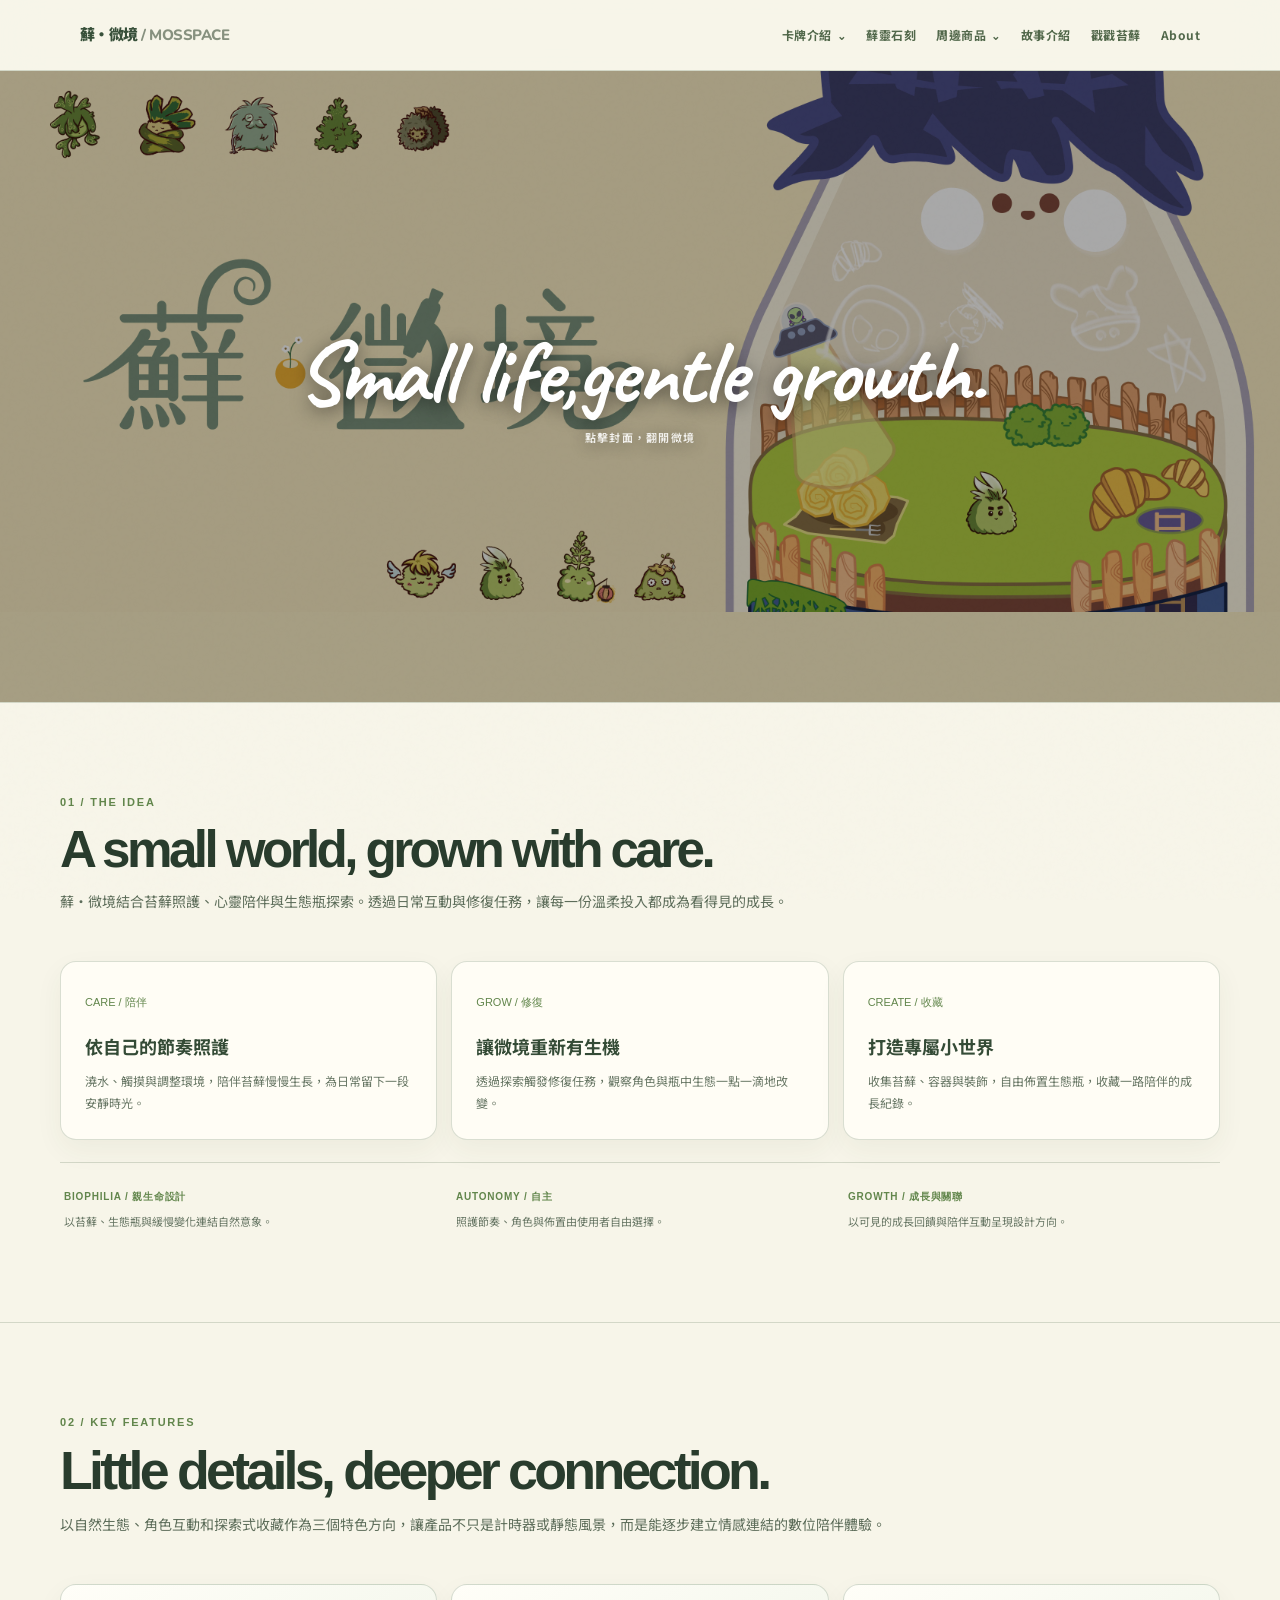
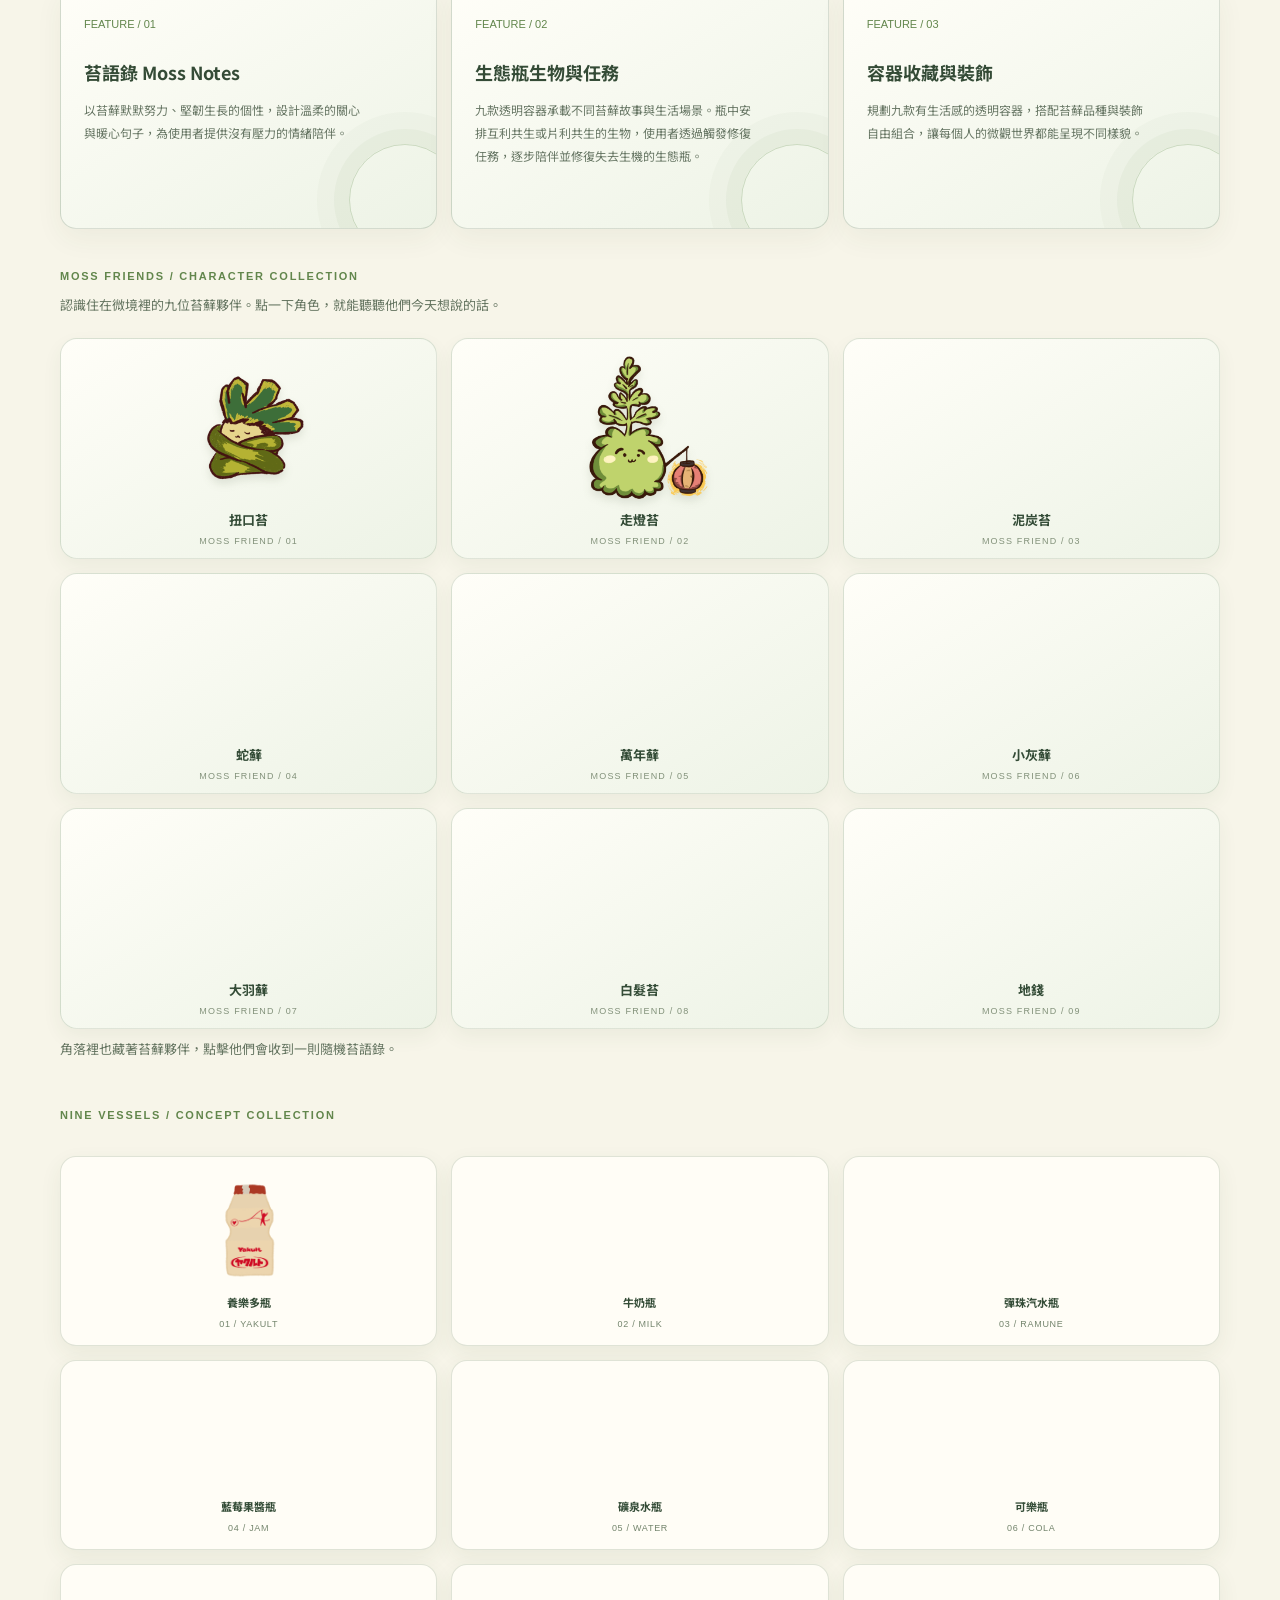
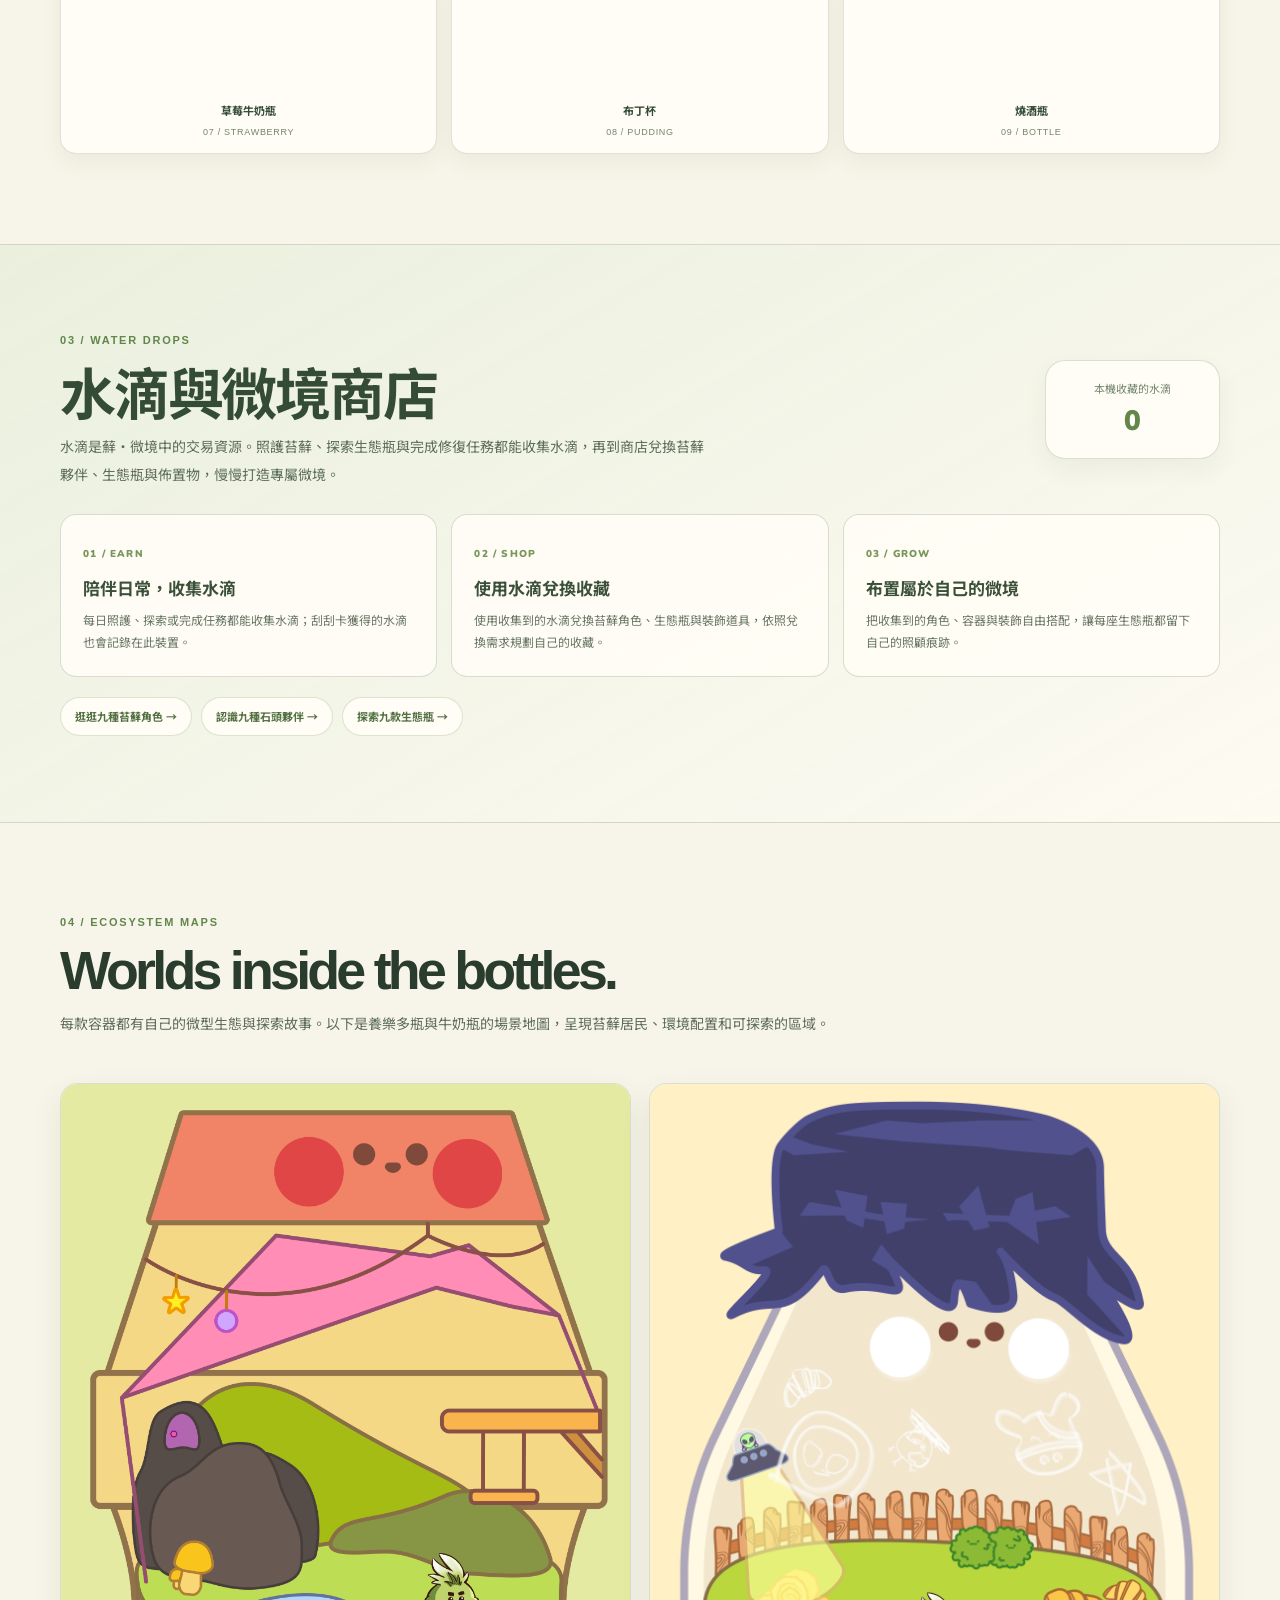
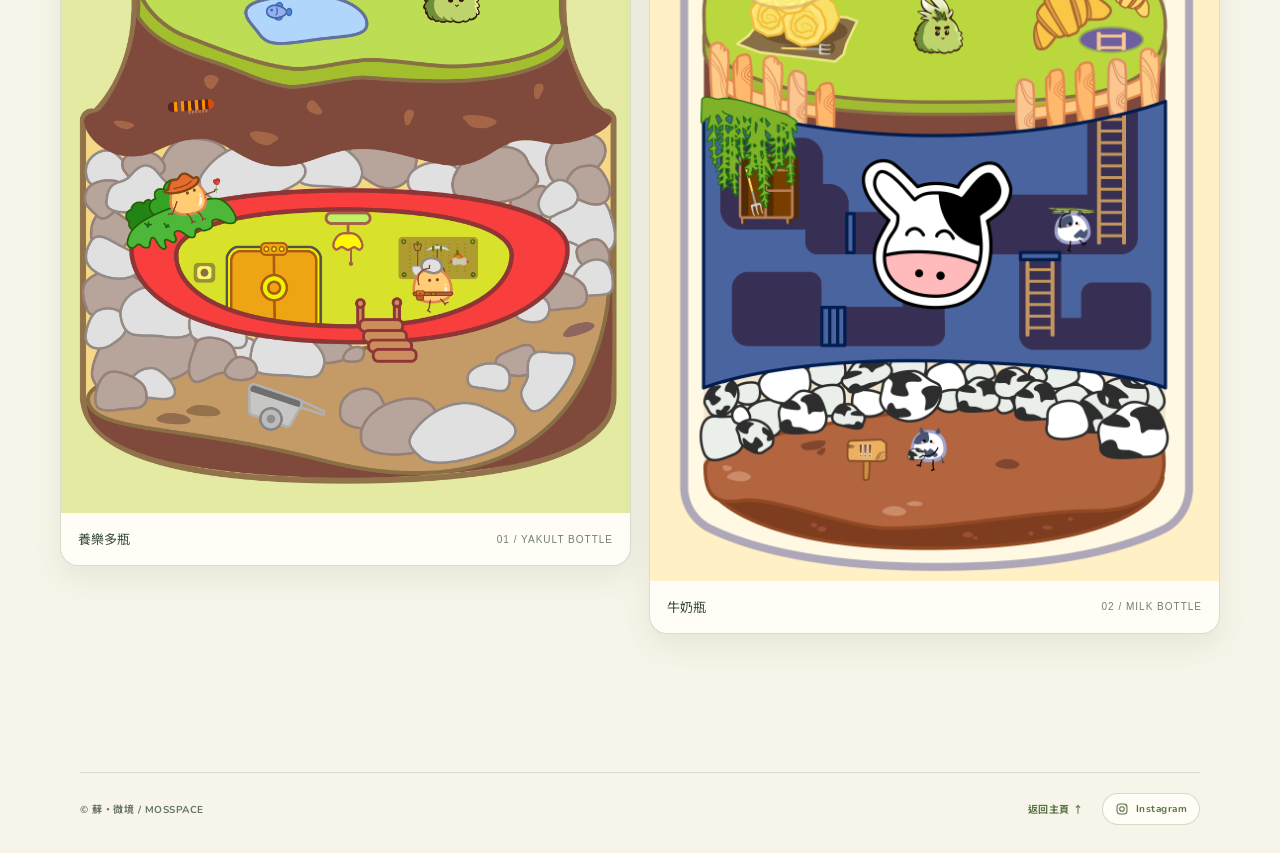
<file: index.html>
<!doctype html>
<html lang="zh-Hant">
<head>
  <meta charset="utf-8">
  <meta name="viewport" content="width=device-width, initial-scale=1">
  <meta name="theme-color" content="#f7f5e9">
  <meta name="description" content="蘚・微境 — 將日常關懷轉化為微觀生態的成長，結合苔蘚養成與心靈陪伴的療癒型 App 概念。">
  <title>蘚・微境 / MOSS MICROSCAPE — YUSHAN / LAB</title>
  <link rel="preconnect" href="https://fonts.googleapis.com">
  <link rel="preconnect" href="https://fonts.gstatic.com" crossorigin>
  <link href="https://fonts.googleapis.com/css2?family=Caveat:wght@500;600;700&family=Noto+Sans+TC:wght@400;500;600;700;800&family=Nunito:wght@500;600;700;800;900&display=swap" rel="stylesheet">
  <style>
    :root{--bg:#151515;--panel:#1e1e1b;--paper:#f2f0e9;--lime:#c5ff48;--muted:#a5a59c;--line:rgba(242,240,233,.16);--en:"Space Grotesk",sans-serif;--zh:"Noto Sans TC",sans-serif;--max:1160px}
    *{box-sizing:border-box}html{scroll-behavior:smooth;scroll-padding-top:80px}body{margin:0;background:var(--bg);color:var(--paper);font-family:var(--zh);line-height:1.7}body:before{content:"";position:fixed;inset:0;pointer-events:none;z-index:8;opacity:.05;background-image:url("data:image/svg+xml,%3Csvg viewBox='0 0 180 180' xmlns='http://www.w3.org/2000/svg'%3E%3Cfilter id='n'%3E%3CfeTurbulence type='fractalNoise' baseFrequency='.92' numOctaves='3' stitchTiles='stitch'/%3E%3C/filter%3E%3Crect width='100%25' height='100%25' filter='url(%23n)' opacity='.23'/%3E%3C/svg%3E")}
    a{color:inherit;text-decoration:none}.wrap{width:min(var(--max),calc(100% - 56px));margin:auto}.en,.eyebrow,.meta,.label{font-family:var(--en)}.eyebrow{font-size:11px;letter-spacing:.16em;text-transform:uppercase;color:var(--lime);font-weight:600}.topbar{position:sticky;top:0;z-index:20;background:rgba(21,21,21,.88);backdrop-filter:blur(18px);border-bottom:1px solid var(--line)}.nav{min-height:70px;display:flex;align-items:center;justify-content:space-between;gap:20px}.brand{font:700 16px var(--en);letter-spacing:-.06em}.brand b{display:inline-block;width:10px;height:10px;background:var(--lime);transform:rotate(45deg);margin-right:10px}.nav-back{font:500 11px var(--en);letter-spacing:.08em;color:#d2d2ca}.nav-back:hover{color:var(--lime)}
    .case-hero{padding:84px 0 70px;display:grid;grid-template-columns:1.02fr .98fr;gap:60px;align-items:center;min-height:610px}.case-hero h1{font:600 clamp(56px,8vw,100px)/.93 var(--en);letter-spacing:-.085em;margin:24px 0}.case-hero h1 span{display:block;color:var(--lime)}.lead{font-size:16px;line-height:2;color:#c9c9c0;max-width:550px}.hero-meta{display:flex;gap:10px;flex-wrap:wrap;margin-top:28px}.chip{border:1px solid var(--line);border-radius:99px;padding:6px 11px;color:#d6d6cf;font:500 10px var(--en);letter-spacing:.04em}.hero-art{min-height:420px;display:grid;place-items:center;position:relative;background:radial-gradient(ellipse at 50% 56%,rgba(149,191,112,.16),transparent 58%);overflow:hidden}.hero-art:before,.hero-art:after{content:"";position:absolute;width:78%;aspect-ratio:1;border:1px solid rgba(197,255,72,.25);border-radius:50%;animation:rotate 42s linear infinite}.hero-art:after{width:58%;border-color:rgba(242,240,233,.17);animation-direction:reverse}.bottle{position:relative;width:40%;height:270px;z-index:2;border:2px solid rgba(242,255,231,.72);border-top-width:7px;border-radius:17% 17% 22% 22% / 8% 8% 15% 15%;background:linear-gradient(110deg,rgba(255,255,255,.32),rgba(255,255,255,.04) 34%,rgba(255,255,255,.14) 64%,rgba(255,255,255,.03));box-shadow:inset 8px 0 18px rgba(255,255,255,.15),0 30px 65px rgba(0,0,0,.22);overflow:hidden;transform:rotate(-5deg);animation:float 6s ease-in-out infinite}.bottle:before{content:"";position:absolute;top:0;left:0;right:0;height:15px;background:rgba(238,247,218,.38);border-bottom:1px solid rgba(255,255,255,.5)}.soil{position:absolute;bottom:0;left:-12%;width:124%;height:36%;border-radius:50% 50% 0 0;background:radial-gradient(ellipse at 50% 0,#a3cb78,#507943 58%,#263d2a)}.sprout{position:absolute;bottom:27%;left:49%;width:3px;height:58px;background:#477743;transform:rotate(7deg);transform-origin:bottom}.sprout:before,.sprout:after{content:"";position:absolute;width:43px;height:23px;background:#bde38b;border-radius:100% 0 100% 0}.sprout:before{bottom:23px;right:0;transform:rotate(-23deg)}.sprout:after{bottom:39px;left:0;transform:rotate(24deg) scale(.78);background:#7eb35c}.moss-dots{position:absolute;bottom:20%;left:19%;width:62%;height:20%;background:radial-gradient(circle at 20% 55%,#c8e99b 0 4px,transparent 5px),radial-gradient(circle at 38% 28%,#a8d47a 0 6px,transparent 7px),radial-gradient(circle at 62% 60%,#d6eead 0 5px,transparent 6px),radial-gradient(circle at 80% 38%,#92c26c 0 7px,transparent 8px)}.art-caption{position:absolute;bottom:20px;left:20px;right:20px;display:flex;justify-content:space-between;gap:15px;color:#adb6a3;font:500 9px var(--en);letter-spacing:.1em}
    .section{padding:90px 0;border-top:1px solid var(--line)}.section-head{display:grid;grid-template-columns:1fr;gap:0;margin-bottom:32px}.section h2{font:600 clamp(36px,5vw,62px)/1 var(--en);letter-spacing:-.07em;margin:12px 0}.section h2 .lime{color:var(--lime)}.section-copy{max-width:none;color:#c3c3ba;font-size:14px;line-height:2}.section-copy p:first-child{margin-top:0}.statement{padding:35px;border:1px solid rgba(197,255,72,.34);background:linear-gradient(120deg,rgba(197,255,72,.07),transparent);font-size:clamp(20px,3vw,31px);line-height:1.7;max-width:930px}.statement em{font-style:normal;color:var(--lime)}
    .goal-grid{display:grid;grid-template-columns:repeat(3,1fr);gap:14px}.goal{padding:24px;border:1px solid var(--line);border-radius:6px;background:var(--panel)}.num{font:500 11px var(--en);color:var(--lime)}.goal h3{font-size:18px;margin:18px 0 8px}.goal p{font-size:12px;color:var(--muted);line-height:1.9;margin:0}
    .section .idea-heading{font-size:clamp(30px,4vw,62px);white-space:nowrap}.section h2.one-line-title{font-size:clamp(15px,4.2vw,62px);white-space:nowrap}.principle-strip{display:grid;grid-template-columns:repeat(3,minmax(0,1fr));gap:16px;margin-top:22px;padding-top:17px;border-top:1px solid var(--line)}.principle-strip article{padding:0 4px}.principle-strip b{color:#62864c;font:800 10px var(--en);letter-spacing:.08em}.principle-strip p{margin:5px 0 0;color:#687765;font-size:11px;line-height:1.8}
    .loop{display:grid;grid-template-columns:repeat(4,1fr);gap:0;margin-top:35px}.loop-step{padding:20px 18px 18px 0;border-top:1px solid rgba(197,255,72,.45);position:relative}.loop-step:not(:last-child):after{content:"→";position:absolute;right:14px;top:-16px;color:var(--lime);background:var(--bg);padding:0 5px;font:20px var(--en)}.loop-step b{font:600 11px var(--en);color:var(--lime)}.loop-step h3{font-size:15px;margin:10px 0 6px}.loop-step p{font-size:11px;color:var(--muted);margin:0;line-height:1.8}
    .feature-grid{display:grid;grid-template-columns:repeat(3,1fr);gap:14px}.feature{min-height:245px;padding:23px;border:1px solid var(--line);border-radius:6px;position:relative;overflow:hidden;background:linear-gradient(150deg,#20221d,#191a18)}.feature:after{content:"";position:absolute;width:110px;height:110px;right:-25px;bottom:-28px;border:1px solid rgba(197,255,72,.22);border-radius:50%;box-shadow:0 0 0 15px rgba(197,255,72,.025),0 0 0 32px rgba(197,255,72,.02)}.feature h3{font-size:18px;margin:22px 0 10px}.feature p{font-size:12px;color:var(--muted);line-height:1.9;max-width:280px}.bottle-collection{display:grid;grid-template-columns:repeat(3,1fr);gap:12px;margin-top:32px}.mini-bottle{min-height:155px;border:1px solid var(--line);background:#1d1f1a;display:flex;flex-direction:column;align-items:center;justify-content:center;gap:13px}.mini-vessel{height:68px;width:39px;border:1.5px solid #d9e5cb;border-radius:8px 8px 10px 10px;background:linear-gradient(100deg,rgba(255,255,255,.22),rgba(255,255,255,.02));position:relative}.mini-vessel:after{content:"";position:absolute;bottom:0;left:-2px;right:-2px;height:23px;background:linear-gradient(#93bc69,#3d6841);border-radius:50% 50% 8px 8px}.mini-bottle:nth-child(2) .mini-vessel{width:48px;height:61px;border-radius:12px 12px 16px 16px}.mini-bottle:nth-child(3) .mini-vessel{width:34px;height:77px;border-radius:7px 7px 9px 9px}.mini-bottle:nth-child(4) .mini-vessel{width:42px;height:73px;border-radius:14px 14px 6px 6px}.mini-bottle:nth-child(5) .mini-vessel{width:32px;height:80px;border-radius:4px 4px 9px 9px}.mini-bottle:nth-child(6) .mini-vessel{width:43px;height:68px;border-radius:10px 10px 14px 14px}.mini-bottle:nth-child(7) .mini-vessel{width:52px;height:55px;border-radius:20px 20px 16px 16px}.mini-bottle:nth-child(8) .mini-vessel{width:50px;height:45px;border-radius:7px 7px 13px 13px}.mini-bottle:nth-child(9) .mini-vessel{width:36px;height:76px;border-radius:6px 6px 10px 10px}.mini-bottle span{font-size:11px;color:#d4d4ca}.mini-bottle small{font:9px var(--en);color:#7e8974;letter-spacing:.08em}
    .process-grid{display:grid;grid-template-columns:1fr 1fr;gap:18px}.process-card{padding:28px;border:1px solid var(--line);border-radius:6px}.process-card h3{margin:0 0 14px;font-size:17px}.process-card p,.process-card li{font-size:12px;color:var(--muted);line-height:2}.process-card ul{padding-left:18px;margin:0}.role-box{display:grid;grid-template-columns:.8fr 1.2fr;gap:25px;padding:28px;border:1px solid var(--line);background:#1b1b19}.role-box h3{font-size:21px;margin:5px 0}.tool-list{display:flex;flex-wrap:wrap;gap:8px;align-content:start}.tool-list span{border:1px solid var(--line);border-radius:99px;padding:7px 11px;font:10px var(--en);color:#d2d2c9}.note{font-size:10px;color:#85857c;line-height:1.8;margin-top:22px}.next-case{padding:60px 0 90px;display:flex;align-items:center;justify-content:space-between;gap:20px}.next-case h2{font:600 clamp(32px,5vw,56px)/1 var(--en);letter-spacing:-.07em;margin:12px 0}.next-link{display:inline-flex;align-items:center;gap:12px;padding:14px 17px;background:var(--lime);color:#151515;font-size:12px;font-weight:700}.footer{padding:22px 0;border-top:1px solid var(--line);display:flex;justify-content:space-between;gap:20px;color:#85857c;font:10px var(--en);letter-spacing:.06em}
    .map-grid{display:grid;grid-template-columns:repeat(2,minmax(0,1fr));gap:18px;align-items:start}.map-card{margin:0;overflow:hidden;border:1px solid var(--line);border-radius:7px;background:#1c1c1a}.map-card img{display:block;width:100%;height:auto}.map-caption{display:flex;align-items:center;justify-content:space-between;gap:12px;padding:15px 17px;color:#e7e7df;font-size:13px}.map-caption span{color:var(--muted);font:10px var(--en);letter-spacing:.1em}
    .mini-bottle{min-height:190px;padding:12px 10px;gap:7px}.vessel-art{display:block;width:92%;height:112px;object-fit:contain}
    @keyframes rotate{to{transform:rotate(360deg)}}@keyframes float{0%,100%{translate:0 0}50%{translate:0 -10px}}@media(prefers-reduced-motion:reduce){*,*:before,*:after{animation-duration:.01ms!important;animation-iteration-count:1!important;scroll-behavior:auto!important}}
    @media(max-width:800px){.section .idea-heading{white-space:normal;font-size:clamp(30px,7vw,48px)}.case-hero{grid-template-columns:1fr;gap:20px;padding-top:55px}.hero-art{min-height:340px}.section-head{grid-template-columns:1fr;gap:12px}.goal-grid,.feature-grid,.principle-strip{grid-template-columns:1fr}.loop{grid-template-columns:1fr 1fr;gap:10px}.loop-step:nth-child(2):after{display:none}.process-grid{grid-template-columns:1fr}.role-box{grid-template-columns:1fr}.next-case{align-items:flex-start;flex-direction:column}}
    @media(max-width:540px){.wrap{width:calc(100% - 32px)}.case-hero h1{font-size:58px}.hero-art{min-height:300px}.bottle{height:225px;width:42%}.section{padding:66px 0}.loop{grid-template-columns:1fr}.loop-step:after{display:none!important}.bottle-collection{grid-template-columns:repeat(3,1fr)}.map-grid{grid-template-columns:1fr}.footer{flex-direction:column}}
    /* Light, playful moss palette */
    :root{--bg:#f7f5e9;--panel:#fffdf5;--paper:#293c2d;--lime:#688f52;--muted:#71806d;--line:rgba(48,78,48,.18);--moss:#86a96a;--sage:#e4ecd8;--cream:#fffdf4;--gold:#e6ca62}
    body{background:var(--bg);color:var(--paper)}body:before{opacity:.025}
    .topbar{background:rgba(247,245,233,.9);border-color:var(--line)}.brand{color:#304b35}.brand b{background:var(--moss)}.nav-back{color:#526852}.nav-back:hover{color:#527a45}
    .eyebrow,.num{color:#62864c}.case-hero h1 span,.section h2 .lime{color:#62864c}.lead{color:#596958}.chip{border-color:rgba(65,98,55,.25);color:#536b50;background:rgba(255,255,255,.38)}
    .hero-art{border:1px solid rgba(75,112,64,.18);border-radius:24px;background:radial-gradient(ellipse at 50% 55%,rgba(180,207,149,.43),transparent 62%),linear-gradient(145deg,#f1f2df,#e4ecd7);box-shadow:0 22px 55px rgba(63,91,53,.1)}.hero-art:before,.hero-art:after{border-color:rgba(88,130,65,.28)}.hero-art:after{border-color:rgba(88,130,65,.18)}.bottle{border-color:rgba(255,255,255,.9);background:linear-gradient(110deg,rgba(255,255,255,.78),rgba(255,255,255,.2) 38%,rgba(255,255,255,.56) 70%,rgba(255,255,255,.15));box-shadow:inset 8px 0 18px rgba(255,255,255,.55),0 25px 48px rgba(54,83,44,.2)}.bottle:before{background:rgba(255,255,255,.58);border-color:rgba(255,255,255,.8)}.soil{background:radial-gradient(ellipse at 50% 0,#b5d88a,#6e9c58 58%,#3d6745)}.sprout{background:#507e4b}.sprout:before,.sprout:after{background:#c6e1a0}.sprout:after{background:#8bbd6b}.moss-dots{filter:drop-shadow(0 2px 2px rgba(50,90,45,.15))}.art-caption{color:#60765a}
    .section{border-color:var(--line)}.section-copy{color:#5d6d5a}.statement{border-color:rgba(104,143,82,.32);background:linear-gradient(120deg,rgba(157,191,125,.2),rgba(255,255,255,.18));color:#344c37;box-shadow:0 8px 25px rgba(63,91,53,.05);border-radius:18px}.statement em{color:#5e8548}
    .goal,.feature,.process-card,.role-box{border-color:var(--line);background:var(--panel);box-shadow:0 10px 28px rgba(55,78,45,.055);border-radius:16px}.goal p,.feature p,.process-card p,.process-card li{color:#687765}.goal h3,.feature h3,.process-card h3,.role-box h3{color:#344b36}.loop-step{border-color:rgba(104,143,82,.46)}.loop-step:not(:last-child):after{color:#688f52;background:var(--bg)}.loop-step b{color:#688f52}.loop-step p{color:#70806d}
    .feature{background:linear-gradient(150deg,#fffef8,#edf3e6)}.feature:after{border-color:rgba(104,143,82,.28);box-shadow:0 0 0 15px rgba(104,143,82,.05),0 0 0 32px rgba(104,143,82,.035)}
    .bottle-collection{gap:14px}.mini-bottle{min-height:190px;padding:12px 10px;gap:7px;border-color:rgba(65,98,55,.17);border-radius:16px;background:#fffdf6;box-shadow:0 8px 22px rgba(55,78,45,.07);transition:transform .25s ease,box-shadow .25s ease}.mini-bottle:hover{transform:translateY(-5px) rotate(-1deg);box-shadow:0 14px 28px rgba(55,78,45,.12)}.vessel-art{display:block;width:92%;height:112px;object-fit:contain}.mini-bottle span{color:#344c37;font-weight:700}.mini-bottle small{color:#73846c}
    .map-card{border-color:rgba(65,98,55,.2);border-radius:18px;background:#fffdf6;box-shadow:0 12px 30px rgba(55,78,45,.09)}.map-caption{color:#344c37}.map-caption span{color:#71806d}
    .tool-list span{border-color:rgba(65,98,55,.22);color:#4f674b;background:#f7f8ef}.role-box{background:linear-gradient(130deg,#fffdf6,#edf3e6)}.note{color:#71806d}.next-case h2{color:#304b35}.next-link{background:#6e9558;color:#fffdf4;border-radius:999px;box-shadow:0 8px 18px rgba(69,104,51,.18)}.next-link:hover{background:#527c45}.footer{border-color:var(--line);color:#71806d}
    @media(max-width:540px){.hero-art{border-radius:18px}.statement{padding:24px}}
    .moss-gallery-intro{margin:38px 0 16px}.moss-gallery-intro p{max-width:680px;color:#657561;font-size:13px;line-height:1.9;margin:8px 0 0}.moss-character-grid{display:grid;grid-template-columns:repeat(3,minmax(0,1fr));gap:14px;margin-top:20px}.moss-character{appearance:none;width:100%;min-height:205px;padding:14px 12px 12px;border:1px solid rgba(65,98,55,.16);border-radius:17px;background:linear-gradient(150deg,#fffef8,#edf3e6);box-shadow:0 8px 20px rgba(55,78,45,.06);display:flex;flex-direction:column;align-items:center;justify-content:center;gap:7px;color:#344c37;font:700 13px var(--zh);cursor:pointer;transition:transform .24s ease,box-shadow .24s ease,border-color .24s ease}.moss-character:hover{transform:translateY(-5px) rotate(-1deg);border-color:rgba(104,143,82,.45);box-shadow:0 15px 28px rgba(55,78,45,.12)}.moss-character:focus-visible,.moss-roamer:focus-visible,.moss-dialog button:focus-visible{outline:3px solid #6e9558;outline-offset:3px}.moss-character img{display:block;width:100%;height:150px;object-fit:contain;filter:drop-shadow(0 5px 4px rgba(54,73,40,.12));transition:transform .28s ease}.moss-character:hover img{transform:translateY(-3px) scale(1.04)}.moss-character small{font:9px var(--en);letter-spacing:.13em;color:#82917a}.moss-gallery-tip{margin:14px 0 0;color:#71806d;font-size:11px}
    .hero-flip-scene{display:grid;perspective:1600px;perspective-origin:center}.hero-flip-inner{display:grid;grid-area:1/1;transform-style:preserve-3d;transition:transform .9s cubic-bezier(.2,.72,.22,1)}.hero-flip-scene.is-flipped .hero-flip-inner{transform:rotateY(180deg)}.hero-flip-face{grid-area:1/1;backface-visibility:hidden;-webkit-backface-visibility:hidden}.hero-flip-back{transform:rotateY(180deg)}.home-cover{position:relative;isolation:isolate;width:100%;margin:0;overflow:hidden;background:#fbf0c6;--glow-x:50%;--glow-y:50%}.home-cover img{position:relative;z-index:-1;display:block;width:100%;height:auto;max-height:calc(100svh - 70px);object-fit:cover;object-position:center}.home-cover:before,.home-cover:after{position:absolute;inset:0;content:"";pointer-events:none}.home-cover:before{z-index:0;background:rgba(0,0,0,.34)}.home-cover:after{z-index:1;opacity:0;background:radial-gradient(ellipse 25% 40% at var(--glow-x) var(--glow-y),rgba(204,239,84,.62),rgba(179,224,71,.25) 38%,transparent 76%);mix-blend-mode:screen;transition:opacity .25s ease}.home-cover:hover:after,.home-cover.is-glowing:after{opacity:1}.cover-flip-button{position:absolute;z-index:2;inset:0;display:flex;flex-direction:column;align-items:center;justify-content:center;gap:12px;width:100%;border:0;background:transparent;color:#fff;text-align:center;cursor:pointer;text-shadow:0 3px 18px rgba(0,0,0,.5)}.cover-flip-button strong{font-family:"Caveat",cursive;font-size:clamp(48px,7vw,96px);font-weight:700;line-height:1;letter-spacing:-.02em}.cover-flip-button small{opacity:.86;font:600 11px var(--zh);letter-spacing:.12em}.cover-flip-button:focus-visible,.hero-flip-back:focus-visible{outline:3px solid #c6e56a;outline-offset:-7px}.hero-flip-back{position:relative;cursor:pointer}.hero-flip-back .flip-hint{display:inline-flex;align-items:center;gap:8px;margin-top:18px;padding:9px 13px;border:1px solid rgba(104,143,82,.3);border-radius:999px;color:#527545;background:#fffdf4;font-size:11px;font-weight:700}.hero-flip-back .flip-hint:after{content:"↶";font-size:16px}
    @media(prefers-reduced-motion:reduce){.home-cover:after{transition:none}.hero-flip-inner{transition:none}}
    .moss-roamer{display:none;touch-action:none;user-select:none;-webkit-user-select:none;-webkit-tap-highlight-color:transparent;cursor:grab}.moss-roamer img{pointer-events:none;user-select:none;-webkit-user-drag:none}.moss-roamer.is-positioned{animation:none}.moss-roamer.is-dragging{animation:none!important;cursor:grabbing;transform:none;transition:none;filter:drop-shadow(0 0 12px rgba(126,165,85,.72))}.moss-dialog[hidden]{display:none}.moss-dialog{position:fixed;z-index:60;width:min(300px,calc(100vw - 28px));padding:17px 42px 17px 18px;border:1px solid rgba(87,125,67,.28);border-radius:18px 18px 18px 7px;background:#fffef7;color:#344c37;box-shadow:0 18px 46px rgba(48,74,43,.22);font-size:14px;line-height:1.7;animation:moss-pop .22s cubic-bezier(.2,.8,.2,1) both}.moss-dialog:before{content:"✿";display:block;margin-bottom:4px;color:#719651;font-size:12px}.moss-dialog button{position:absolute;right:10px;top:9px;width:26px;height:26px;border:0;border-radius:50%;background:#e8efdd;color:#4e6e43;font-size:17px;cursor:pointer}.moss-dialog button:hover{background:#d6e5c8}.moss-dialog-name{display:block;margin-bottom:3px;color:#71806d;font-size:10px;letter-spacing:.1em}
    @keyframes moss-pop{from{opacity:0;transform:translateY(7px) scale(.94)}to{opacity:1;transform:translateY(0) scale(1)}}
    @media(min-width:1320px){.moss-roamer{position:fixed;z-index:12;display:block;width:58px;height:70px;padding:2px;border:0;background:transparent;cursor:pointer;filter:drop-shadow(0 7px 5px rgba(45,72,37,.18));animation:moss-drift 4.8s ease-in-out infinite}.moss-roamer img{width:100%;height:100%;object-fit:contain}.moss-roamer:hover{filter:drop-shadow(0 0 10px rgba(126,165,85,.65))}.moss-roamer.roamer-a{left:16px;top:22%}.moss-roamer.roamer-b{right:16px;top:39%;animation-delay:-1.2s}.moss-roamer.roamer-c{left:16px;bottom:24%;animation-delay:-2.5s}.moss-roamer.roamer-d{right:16px;bottom:13%;animation-delay:-3.4s}}
    @keyframes moss-drift{0%,100%{transform:translateY(0) rotate(-3deg)}50%{transform:translateY(-9px) rotate(3deg)}}
    @media(max-width:800px){.moss-character-grid{grid-template-columns:repeat(2,minmax(0,1fr))}}
    @media(max-width:540px){.moss-character-grid{gap:10px}.moss-character{min-height:170px;padding:10px}.moss-character img{height:116px}.moss-dialog{font-size:13px}}
    @media(prefers-reduced-motion:reduce){.moss-character,.moss-character img,.moss-roamer,.moss-dialog{animation-duration:.01ms!important;animation-iteration-count:1!important;transition-duration:.01ms!important}}
    .site-nav-wrap{width:min(1120px,calc(100% - 48px));min-height:70px;margin:auto;display:flex;align-items:center;justify-content:space-between;gap:18px}
    .site-brand{display:inline-flex;align-items:center;white-space:nowrap;color:#38503a;font:900 15px/1 Nunito,sans-serif;letter-spacing:-.035em}
    .site-brand i{color:#87917f;font-style:normal;font-weight:800}
    
    .site-nav-links{display:flex;align-items:center;gap:24px;color:#52684b;font:700 12px/1 "Noto Sans TC",sans-serif;letter-spacing:.04em}
    .site-nav-links>a,.site-work-menu summary a{display:inline-flex;align-items:center;gap:6px;padding:10px 0;transition:color .18s ease}
    .site-nav-links a:hover,.site-work-menu[open] summary a{color:#658a4b}
    .site-work-menu{position:relative}.site-work-menu summary{list-style:none;cursor:pointer}.site-work-menu summary::-webkit-details-marker{display:none}
    .site-work-menu summary a span{color:#8fae6e;font-size:14px}
    .site-dropdown{position:absolute;top:calc(100% + 7px);left:-18px;z-index:30;width:270px;padding:8px;border:1px solid #eee4d1;border-radius:18px;background:rgba(255,253,247,.98);box-shadow:0 16px 38px rgba(81,67,47,.16)}
    .site-dropdown a{display:grid;grid-template-columns:28px 1fr;align-items:center;gap:2px 8px;padding:11px 10px;border-radius:12px;color:#493d35;font:900 12px/1.3 "Noto Sans TC",sans-serif;letter-spacing:0}
    .site-dropdown a:hover{background:#f1f5e9}.site-dropdown b{grid-row:span 2;color:#79965d;font:900 11px Nunito,sans-serif}
    .site-dropdown a span{grid-column:2;color:#93877a;font:800 8px Nunito,sans-serif;letter-spacing:.06em}
    .site-nav-links .site-nav-card,.site-nav-links .site-nav-about{color:#52684b}.site-nav-links .site-nav-card:hover,.site-nav-links .site-nav-about:hover{color:#62864c}
    @media(max-width:700px){.site-nav-wrap{width:calc(100% - 30px);min-height:62px;padding:8px 0}.site-nav-links{width:auto;justify-content:flex-end;gap:15px;font-size:11px}.site-nav-links>a{padding:8px 0}.site-brand{font-size:13px}}

      .moss-coin-section{padding:86px 0;border-top:1px solid var(--line);background:linear-gradient(150deg,rgba(228,236,216,.65),rgba(255,253,245,.72))}.coin-hero{display:grid;grid-template-columns:1fr auto;align-items:center;gap:28px;margin-bottom:26px}.coin-hero h2{margin:10px 0;color:#344b36;font-size:clamp(34px,5vw,56px);line-height:1.1;letter-spacing:-.04em}.coin-hero p{max-width:650px;margin:0;color:#5d6d5a;font-size:14px;line-height:2}.coin-wallet{min-width:175px;padding:18px 20px;border:1px solid rgba(104,143,82,.25);border-radius:20px;background:#fffdf5;text-align:center;box-shadow:0 10px 25px rgba(55,78,45,.06)}.coin-wallet small{display:block;color:#74866e;font-size:11px}.coin-wallet strong{display:block;margin-top:4px;color:#63864d;font:900 28px Nunito,sans-serif}.coin-system-grid{display:grid;grid-template-columns:repeat(3,1fr);gap:14px}.coin-system-card{padding:22px;border:1px solid var(--line);border-radius:16px;background:rgba(255,253,245,.9)}.coin-system-card b{color:#79965d;font:900 10px Nunito,sans-serif;letter-spacing:.12em}.coin-system-card h3{margin:10px 0 6px;color:#3b5039;font-size:17px}.coin-system-card p{margin:0;color:#687765;font-size:12px;line-height:1.9}.atlas-links{display:flex;flex-wrap:wrap;gap:9px;margin-top:20px}.atlas-links a{padding:9px 14px;border:1px solid rgba(104,143,82,.23);border-radius:999px;background:#fffdf5;color:#526f42;font-size:11px;font-weight:700;transition:background .18s,color .18s}.atlas-links a:hover{background:#60884f;color:white}
</style>
  <link rel="stylesheet" href="assets/css/site-nav.css">

</head>
<body>
  <header class="topbar"><nav class="site-nav-wrap" aria-label="主要導覽"><a class="site-brand" href="index.html" aria-label="蘚・微境首頁"><span>蘚・微境 <i>/ MOSSPACE</i></span></a><div class="site-nav-links"><details class="site-nav-dropdown"><summary>卡牌介紹</summary><div class="site-nav-dropdown-menu"><a href="mosses.html">苔蘚</a><a href="stones.html">石頭</a><a href="bottles.html">生態瓶</a></div></details><a href="card.html">蘚靈石刻</a><details class="site-nav-dropdown"><summary>周邊商品</summary><div class="site-nav-dropdown-menu"><a href="moss-quote-stickers.html">苔語錄轉印貼</a><a href="peel-apart-film.html">撕拉片</a><a href="mini-acrylic-stands.html">微型壓克力立牌</a></div></details><a href="story.html">故事介紹</a><a class="site-nav-music" href="music.html">戳戳苔蘚</a><a class="site-nav-about" href="about.html">About</a></div></nav></header>
  <main>
    <div class="hero-flip-scene" id="heroFlipScene"><div class="hero-flip-inner">
      <figure class="home-cover hero-flip-face"><img src="assets/首頁封面.png" alt="蘚・微境首頁封面：苔蘚角色陪伴探索微觀綠色世界" fetchpriority="high"><button class="cover-flip-button" id="coverFlipButton" type="button" aria-label="翻開封面查看專題概念" aria-expanded="false" aria-controls="conceptBack"><strong>Small life,gentle growth.</strong><small>點擊封面，翻開微境</small></button></figure>
      <section class="case-hero wrap hero-flip-face hero-flip-back" id="conceptBack" role="button" tabindex="-1" aria-hidden="true" aria-label="CONCEPT 專題概念，點擊翻回封面" inert>
        <div><div class="eyebrow">CONCEPT</div><h1>MOSS /<span>MICROSCAPE.</span></h1><p class="lead">讓每一次微小的關懷，都成為生命成長的養分。蘚・微境是一款結合苔蘚角色養成與心靈陪伴的療癒型行動 App，在快節奏的生活裡，把「靜心」轉化成可被看見、照顧與陪伴的過程，邀請使用者慢慢照顧一座專屬的微觀世界。</p><div class="hero-meta"><span class="chip">BIOPHILIC DESIGN</span><span class="chip">CHARACTER GROWTH</span><span class="chip">EXPERIENCE DESIGN</span><span class="chip">UNITY</span><div class="flip-hint">點擊此區翻回封面</div></div></div>
        <div class="hero-art" aria-label="以透明生態瓶和苔蘚新芽呈現蘚微境概念的抽象插畫"><div class="bottle"><div class="soil"></div><div class="moss-dots"></div><div class="sprout"></div></div><div class="art-caption"><span>FIG. 001 / A SMALL WORLD</span><span>GROW AT YOUR OWN PACE</span></div></div>
      </section>
    </div></div>

    <section class="section"><div class="wrap"><div class="section-head"><div><div class="eyebrow">01 / THE IDEA</div><h2 class="idea-heading">A small world, grown with care.</h2></div><div class="section-copy"><p>蘚・微境結合苔蘚照護、心靈陪伴與生態瓶探索。透過日常互動與修復任務，讓每一份溫柔投入都成為看得見的成長。</p></div></div><div class="goal-grid"><article class="goal"><span class="num">CARE / 陪伴</span><h3>依自己的節奏照護</h3><p>澆水、觸摸與調整環境，陪伴苔蘚慢慢生長，為日常留下一段安靜時光。</p></article><article class="goal"><span class="num">GROW / 修復</span><h3>讓微境重新有生機</h3><p>透過探索觸發修復任務，觀察角色與瓶中生態一點一滴地改變。</p></article><article class="goal"><span class="num">CREATE / 收藏</span><h3>打造專屬小世界</h3><p>收集苔蘚、容器與裝飾，自由佈置生態瓶，收藏一路陪伴的成長紀錄。</p></article></div><div class="principle-strip" aria-label="設計原則"><article><b>BIOPHILIA / 親生命設計</b><p>以苔蘚、生態瓶與緩慢變化連結自然意象。</p></article><article><b>AUTONOMY / 自主</b><p>照護節奏、角色與佈置由使用者自由選擇。</p></article><article><b>GROWTH / 成長與關聯</b><p>以可見的成長回饋與陪伴互動呈現設計方向。</p></article></div></div></section>

    <section class="section"><div class="wrap"><div class="section-head"><div><div class="eyebrow">02 / KEY FEATURES</div><h2 class="one-line-title">Little details, deeper connection.</h2></div><div class="section-copy"><p>以自然生態、角色互動和探索式收藏作為三個特色方向，讓產品不只是計時器或靜態風景，而是能逐步建立情感連結的數位陪伴體驗。</p></div></div><div class="feature-grid"><article class="feature"><span class="num">FEATURE / 01</span><h3>苔語錄 Moss Notes</h3><p>以苔蘚默默努力、堅韌生長的個性，設計溫柔的關心與暖心句子，為使用者提供沒有壓力的情緒陪伴。</p></article><article class="feature"><span class="num">FEATURE / 02</span><h3>生態瓶生物與任務</h3><p>九款透明容器承載不同苔蘚故事與生活場景。瓶中安排互利共生或片利共生的生物，使用者透過觸發修復任務，逐步陪伴並修復失去生機的生態瓶。</p></article><article class="feature"><span class="num">FEATURE / 03</span><h3>容器收藏與裝飾</h3><p>規劃九款有生活感的透明容器，搭配苔蘚品種與裝飾自由組合，讓每個人的微觀世界都能呈現不同樣貌。</p></article></div>
      <div class="moss-gallery-intro"><div class="eyebrow">MOSS FRIENDS / CHARACTER COLLECTION</div><p>認識住在微境裡的九位苔蘚夥伴。點一下角色，就能聽聽他們今天想說的話。</p><div class="moss-character-grid"><button class="moss-character" type="button" data-species="扭口苔" aria-label="扭口苔，可拖曳移動；點擊聽苔語錄" title="按住拖曳移動；點擊聽苔語錄"><img src="assets/moss-characters/扭口苔.PNG" alt="扭口苔角色插畫" loading="lazy" decoding="async"><span>扭口苔</span><small>MOSS FRIEND / 01</small></button><button class="moss-character" type="button" data-species="走燈苔" aria-label="走燈苔，可拖曳移動；點擊聽苔語錄" title="按住拖曳移動；點擊聽苔語錄"><img src="assets/moss-characters/走燈苔.PNG" alt="走燈苔角色插畫" loading="lazy" decoding="async"><span>走燈苔</span><small>MOSS FRIEND / 02</small></button><button class="moss-character" type="button" data-species="泥炭苔" aria-label="泥炭苔，可拖曳移動；點擊聽苔語錄" title="按住拖曳移動；點擊聽苔語錄"><img src="assets/moss-characters/泥炭苔.PNG" alt="泥炭苔角色插畫" loading="lazy" decoding="async"><span>泥炭苔</span><small>MOSS FRIEND / 03</small></button><button class="moss-character" type="button" data-species="蛇蘚" aria-label="點擊蛇蘚，聽一句苔語錄"><img src="assets/moss-characters/蛇蘚.PNG" alt="蛇蘚角色插畫" loading="lazy" decoding="async"><span>蛇蘚</span><small>MOSS FRIEND / 04</small></button><button class="moss-character" type="button" data-species="萬年蘚" aria-label="點擊萬年蘚，聽一句苔語錄"><img src="assets/moss-characters/萬年蘚.PNG" alt="萬年蘚角色插畫" loading="lazy" decoding="async"><span>萬年蘚</span><small>MOSS FRIEND / 05</small></button><button class="moss-character" type="button" data-species="小灰蘚" aria-label="點擊小灰蘚，聽一句苔語錄"><img src="assets/moss-characters/小灰蘚.PNG" alt="小灰蘚角色插畫" loading="lazy" decoding="async"><span>小灰蘚</span><small>MOSS FRIEND / 06</small></button><button class="moss-character" type="button" data-species="大羽蘚" aria-label="點擊大羽蘚，聽一句苔語錄"><img src="assets/moss-characters/大羽蘚.PNG" alt="大羽蘚角色插畫" loading="lazy" decoding="async"><span>大羽蘚</span><small>MOSS FRIEND / 07</small></button><button class="moss-character" type="button" data-species="白髮苔" aria-label="白髮苔，可拖曳移動；點擊聽苔語錄" title="按住拖曳移動；點擊聽苔語錄"><img src="assets/moss-characters/白髮苔.PNG" alt="白髮苔角色插畫" loading="lazy" decoding="async"><span>白髮苔</span><small>MOSS FRIEND / 08</small></button><button class="moss-character" type="button" data-species="地錢" aria-label="點擊地錢，聽一句苔語錄"><img src="assets/moss-characters/地錢.PNG" alt="地錢角色插畫" loading="lazy" decoding="async"><span>地錢</span><small>MOSS FRIEND / 09</small></button></div><p class="moss-gallery-tip">角落裡也藏著苔蘚夥伴，點擊他們會收到一則隨機苔語錄。</p></div><div class="eyebrow" style="margin-top:44px">NINE VESSELS / CONCEPT COLLECTION</div><div class="bottle-collection"><div class="mini-bottle"><img class="vessel-art" src="assets/moss-bottles/養樂多瓶.png" alt="養樂多瓶生態瓶插畫" loading="lazy" decoding="async"><span>養樂多瓶</span><small>01 / YAKULT</small></div><div class="mini-bottle"><img class="vessel-art" src="assets/moss-bottles/牛奶瓶.png" alt="牛奶瓶生態瓶插畫" loading="lazy" decoding="async"><span>牛奶瓶</span><small>02 / MILK</small></div><div class="mini-bottle"><img class="vessel-art" src="assets/moss-bottles/彈珠汽水瓶.png" alt="彈珠汽水瓶生態瓶插畫" loading="lazy" decoding="async"><span>彈珠汽水瓶</span><small>03 / RAMUNE</small></div><div class="mini-bottle"><img class="vessel-art" src="assets/moss-bottles/藍莓果醬瓶.png" alt="藍莓果醬瓶生態瓶插畫" loading="lazy" decoding="async"><span>藍莓果醬瓶</span><small>04 / JAM</small></div><div class="mini-bottle"><img class="vessel-art" src="assets/moss-bottles/礦泉水瓶.png" alt="礦泉水瓶生態瓶插畫" loading="lazy" decoding="async"><span>礦泉水瓶</span><small>05 / WATER</small></div><div class="mini-bottle"><img class="vessel-art" src="assets/moss-bottles/可樂瓶.png" alt="可樂瓶生態瓶插畫" loading="lazy" decoding="async"><span>可樂瓶</span><small>06 / COLA</small></div><div class="mini-bottle"><img class="vessel-art" src="assets/moss-bottles/草莓牛奶瓶.png" alt="草莓牛奶瓶生態瓶插畫" loading="lazy" decoding="async"><span>草莓牛奶瓶</span><small>07 / STRAWBERRY</small></div><div class="mini-bottle"><img class="vessel-art" src="assets/moss-bottles/布丁杯.png" alt="布丁杯生態瓶插畫" loading="lazy" decoding="async"><span>布丁杯</span><small>08 / PUDDING</small></div><div class="mini-bottle"><img class="vessel-art" src="assets/moss-bottles/燒酒瓶.png" alt="燒酒瓶生態瓶插畫" loading="lazy" decoding="async"><span>燒酒瓶</span><small>09 / BOTTLE</small></div></div>
    </div></section>

        <section class="moss-coin-section" id="moss-coins"><div class="wrap"><div class="coin-hero"><div><div class="eyebrow">03 / WATER DROPS</div><h2>水滴與微境商店</h2><p>水滴是蘚・微境中的交易資源。照護苔蘚、探索生態瓶與完成修復任務都能收集水滴，再到商店兌換苔蘚夥伴、生態瓶與佈置物，慢慢打造專屬微境。</p></div><div class="coin-wallet"><small>本機收藏的水滴</small><strong id="mossWalletCount">0</strong></div></div><div class="coin-system-grid"><article class="coin-system-card"><b>01 / EARN</b><h3>陪伴日常，收集水滴</h3><p>每日照護、探索或完成任務都能收集水滴；刮刮卡獲得的水滴也會記錄在此裝置。</p></article><article class="coin-system-card"><b>02 / SHOP</b><h3>使用水滴兌換收藏</h3><p>使用收集到的水滴兌換苔蘚角色、生態瓶與裝飾道具，依照兌換需求規劃自己的收藏。</p></article><article class="coin-system-card"><b>03 / GROW</b><h3>布置屬於自己的微境</h3><p>把收集到的角色、容器與裝飾自由搭配，讓每座生態瓶都留下自己的照顧痕跡。</p></article></div><div class="atlas-links"><a href="mosses.html">逛逛九種苔蘚角色 →</a><a href="stones.html">認識九種石頭夥伴 →</a><a href="bottles.html">探索九款生態瓶 →</a></div></div></section>
    <section class="section"><div class="wrap"><div class="section-head"><div><div class="eyebrow">04 / ECOSYSTEM MAPS</div><h2 class="one-line-title">Worlds inside the bottles.</h2></div><div class="section-copy"><p>每款容器都有自己的微型生態與探索故事。以下是養樂多瓶與牛奶瓶的場景地圖，呈現苔蘚居民、環境配置和可探索的區域。</p></div></div><div class="map-grid"><figure class="map-card"><img src="assets/ecosystem-maps/yakult-map.png" alt="養樂多瓶生態地圖：瓶中包含苔蘚丘陵、洞穴、湖泊、吊橋與小屋等探索場景" loading="lazy" decoding="async"><figcaption class="map-caption">養樂多瓶 <span>01 / YAKULT BOTTLE</span></figcaption></figure><figure class="map-card"><img src="assets/ecosystem-maps/milk-map.png" alt="牛奶瓶生態地圖：瓶中包含林地、木柵、蘑菇與地下洞穴等探索場景" loading="lazy" decoding="async"><figcaption class="map-caption">牛奶瓶 <span>02 / MILK BOTTLE</span></figcaption></figure></div></div></section>


    <button class="moss-roamer roamer-a" type="button" data-species="白髮苔" aria-label="白髮苔，可拖曳移動；點擊聽苔語錄" title="按住拖曳移動；點擊聽苔語錄"><img src="assets/moss-characters/白髮苔.PNG" alt="" loading="lazy" decoding="async"></button><button class="moss-roamer roamer-b" type="button" data-species="走燈苔" aria-label="走燈苔，可拖曳移動；點擊聽苔語錄" title="按住拖曳移動；點擊聽苔語錄"><img src="assets/moss-characters/走燈苔.PNG" alt="" loading="lazy" decoding="async"></button><button class="moss-roamer roamer-c" type="button" data-species="大羽蘚" aria-label="大羽蘚，可拖曳移動；點擊聽苔語錄" title="按住拖曳移動；點擊聽苔語錄"><img src="assets/moss-characters/大羽蘚.PNG" alt="" loading="lazy" decoding="async"></button><button class="moss-roamer roamer-d" type="button" data-species="泥炭苔" aria-label="泥炭苔，可拖曳移動；點擊聽苔語錄" title="按住拖曳移動；點擊聽苔語錄"><img src="assets/moss-characters/泥炭苔.PNG" alt="" loading="lazy" decoding="async"></button>  </main>
  <div class="moss-dialog" id="moss-dialog" role="dialog" aria-live="polite" aria-label="苔語錄" hidden><button type="button" id="moss-dialog-close" aria-label="關閉苔語錄">×</button><span class="moss-dialog-name" id="moss-speaker"></span><span id="moss-quote-text"></span></div>  <footer class="footer wrap site-footer"><span class="site-footer-brand">© 蘚・微境 / MOSSPACE<span id="year" hidden></span></span><div class="site-footer-actions"><a class="site-footer-home" href="index.html">返回主頁 ↑</a><a class="site-footer-social" href="https://www.instagram.com/mosspace1014?utm_source=ig_web_button_share_sheet&amp;cnvx=ZDNlZDc0MzIxNw==" target="_blank" rel="noopener noreferrer" aria-label="在 Instagram 開啟 MOSSPACE"><svg viewBox="0 0 24 24" aria-hidden="true"><rect x="3.5" y="3.5" width="17" height="17" rx="5"></rect><circle cx="12" cy="12" r="4"></circle><circle cx="17.8" cy="6.5" r=".9" fill="currentColor" stroke="none"></circle></svg><span>Instagram</span></a></div></footer>
  <script>
    document.getElementById('year').textContent = new Date().getFullYear();
    const mossQuotes = [
      '不要戳我，我在行光合作用啦。','等一下等一下，我還沒吸飽水。','嘘——我在和石頭聊天。','先別踩，我還在努力。','等雨來，我再給你看看新樣子～',
      '滋——開始吸水中...','咕嚕咕嚕（補水模式啟動）','噗啾——孢子出發！','呼——今天的風剛剛好～','啪嗒——第一滴雨落下。','咚！（是你坐下來的聲音，我有聽見。）','沙沙——我其實有在動，只是很慢。',
      '今天有記得喝水嗎？要好好補充水分呦～','如果你累了，就來我的世界休息吧！','不用急～我們一起慢慢成長～','這裡有位置，坐一下吧！','今天的你，也有在努力發芽。',
      '我不想社交，只想吸水。','今天不開花，開心就好（^.＜）','我不是懶，我在節能。','別比較，每個人的生長速度不一樣。'
    ];
    const mossDialog = document.getElementById('moss-dialog');
    const mossQuoteText = document.getElementById('moss-quote-text');
    const mossSpeaker = document.getElementById('moss-speaker');
    let lastMossQuote = -1;
    let mossTrigger = null;
    function showMossQuote(button) {
      mossTrigger = button;
      let index = Math.floor(Math.random() * mossQuotes.length);
      if (mossQuotes.length > 1 && index === lastMossQuote) index = (index + 1 + Math.floor(Math.random() * (mossQuotes.length - 1))) % mossQuotes.length;
      lastMossQuote = index;
      mossSpeaker.textContent = button.dataset.species + '的小小話語';
      mossQuoteText.textContent = mossQuotes[index];
      mossDialog.hidden = false;
      const rect = button.getBoundingClientRect();
      const maxLeft = Math.max(14, window.innerWidth - mossDialog.offsetWidth - 14);
      const left = Math.min(maxLeft, Math.max(14, rect.left + rect.width / 2 - mossDialog.offsetWidth / 2));
      let top = rect.top - mossDialog.offsetHeight - 12;
      if (top < 12) top = rect.bottom + 12;
      top = Math.min(Math.max(12, top), Math.max(12, window.innerHeight - mossDialog.offsetHeight - 12));
      mossDialog.style.left = left + 'px';
      mossDialog.style.top = top + 'px';
    }
    document.querySelectorAll('.moss-character, .moss-roamer').forEach(button => button.addEventListener('click', () => { if (button.dataset.justDragged === 'true') { delete button.dataset.justDragged; return; } showMossQuote(button); }));
    document.getElementById('moss-dialog-close').addEventListener('click', () => { mossDialog.hidden = true; if (mossTrigger) mossTrigger.focus(); });
    document.addEventListener('keydown', event => { if (event.key === 'Escape' && !mossDialog.hidden) mossDialog.hidden = true; });
    document.addEventListener('click', event => { if (!mossDialog.hidden && !event.target.closest('.moss-character, .moss-roamer, .moss-dialog')) mossDialog.hidden = true; });
  </script>
  <script>
    (() => {
      const roamers = [...document.querySelectorAll('.moss-roamer')];
      const drags = new Map();
      const dragged = new WeakSet();
      const storageKey = 'moss-roamer-positions-v1';
      let saved = {};
      try { saved = JSON.parse(localStorage.getItem(storageKey) || '{}') || {}; } catch (_) {}
      const clamp = (value, min, max) => Math.min(Math.max(value, min), Math.max(min, max));
      const navBottom = () => Math.max(0, document.querySelector('.topbar')?.getBoundingClientRect().bottom || 0);
      function setPosition(button, left, top) {
        const maxLeft = window.innerWidth - button.offsetWidth;
        const minTop = navBottom();
        const maxTop = Math.max(minTop, window.innerHeight - button.offsetHeight);
        const x = clamp(left, 0, maxLeft);
        const y = clamp(top, minTop, maxTop);
        button.style.left = x + 'px';
        button.style.top = y + 'px';
        button.style.right = 'auto';
        button.style.bottom = 'auto';
        button.classList.add('is-positioned');
        return { x, y, maxLeft, maxTop };
      }
      function savePosition(button) {
        const rect = button.getBoundingClientRect();
        const maxLeft = Math.max(1, window.innerWidth - rect.width);
        const minTop = navBottom();
        const maxTop = Math.max(minTop, window.innerHeight - rect.height);
        const key = [...button.classList].find(name => name.startsWith('roamer-'));
        saved[key] = { x: rect.left / maxLeft, y: (rect.top - minTop) / Math.max(1, maxTop - minTop) };
        try { localStorage.setItem(storageKey, JSON.stringify(saved)); } catch (_) {}
      }
      roamers.forEach(button => {
        button.setAttribute('aria-keyshortcuts', 'ArrowUp ArrowDown ArrowLeft ArrowRight');
        button.addEventListener('pointerdown', event => {
          if (!event.isPrimary || event.button !== 0) return;
          const rect = button.getBoundingClientRect();
          drags.set(button, { pointerId: event.pointerId, startX: event.clientX, startY: event.clientY, left: rect.left, top: rect.top, offsetX: event.clientX - rect.left, offsetY: event.clientY - rect.top, moved: false });
          button.setPointerCapture(event.pointerId);
        });
        button.addEventListener('pointermove', event => {
          const drag = drags.get(button);
          if (!drag || drag.pointerId !== event.pointerId) return;
          const deltaX = event.clientX - drag.startX;
          const deltaY = event.clientY - drag.startY;
          if (!drag.moved && Math.hypot(deltaX, deltaY) < 4) return;
          drag.moved = true;
          event.preventDefault();
          button.classList.add('is-dragging');
          setPosition(button, event.clientX - drag.offsetX, event.clientY - drag.offsetY);
        });
        function finishDrag(event) {
          const drag = drags.get(button);
          if (!drag || (event && drag.pointerId !== event.pointerId)) return;
          drags.delete(button);
          button.classList.remove('is-dragging');
          if (drag.moved) {
            savePosition(button);
            if (event && event.type === 'pointerup') {
              dragged.add(button);
              button.dataset.justDragged = 'true';
              setTimeout(() => { delete button.dataset.justDragged; }, 400);
            }
          }
          if (event && button.hasPointerCapture(event.pointerId)) button.releasePointerCapture(event.pointerId);
        }
        button.addEventListener('pointerup', finishDrag);
        button.addEventListener('pointercancel', finishDrag);
        button.addEventListener('click', event => {
          if (dragged.has(button)) {
            dragged.delete(button);
            event.preventDefault();
            event.stopImmediatePropagation();
          }
        }, true);
        button.addEventListener('keydown', event => {
          const steps = { ArrowLeft: [-12, 0], ArrowRight: [12, 0], ArrowUp: [0, -12], ArrowDown: [0, 12] };
          if (!steps[event.key]) return;
          event.preventDefault();
          const rect = button.getBoundingClientRect();
          setPosition(button, rect.left + steps[event.key][0], rect.top + steps[event.key][1]);
          savePosition(button);
        });
        const position = saved[[...button.classList].find(name => name.startsWith('roamer-'))];
        if (position && Number.isFinite(position.x) && Number.isFinite(position.y)) {
          requestAnimationFrame(() => {
            const minTop = navBottom();
            const maxTop = Math.max(minTop, window.innerHeight - button.offsetHeight);
            setPosition(button, position.x * (window.innerWidth - button.offsetWidth), minTop + position.y * (maxTop - minTop));
          });
        }
      });
      window.addEventListener('resize', () => roamers.forEach(button => {
        const rect = button.getBoundingClientRect();
        setPosition(button, rect.left, rect.top);
        savePosition(button);
      }));
    })();
  </script>
  <script>
    (() => {
      const menu = document.querySelector('.site-work-menu');
      if (!menu) return;
      if (location.hash === '#work') menu.open = true;
      document.addEventListener('pointerdown', event => {
        if (!menu.contains(event.target)) menu.open = false;
      });
      document.addEventListener('keydown', event => {
        if (event.key === 'Escape') menu.open = false;
      });
    })();
  </script>
  <script>
    (() => {
      const walletCount = document.getElementById('mossWalletCount');
      if (!walletCount) return;
      try {
        const savedDrops = localStorage.getItem('moss-microscape-water-drops');
        const wallet = savedDrops ? JSON.parse(savedDrops) : JSON.parse(localStorage.getItem('moss-microscape-wallet') || '{}');
        const drops = Number(wallet.drops ?? wallet.coins) || 0;
        if (!savedDrops && drops) localStorage.setItem('moss-microscape-water-drops', JSON.stringify({ drops }));
        walletCount.textContent = drops.toLocaleString('zh-TW');
      } catch { walletCount.textContent = '0'; }
    })();
  </script>
  <script>
    (() => {
      const cover = document.querySelector('.home-cover');
      if (!cover) return;
      cover.addEventListener('pointermove', event => {
        const rect = cover.getBoundingClientRect();
        cover.style.setProperty('--glow-x', `${((event.clientX - rect.left) / rect.width) * 100}%`);
        cover.style.setProperty('--glow-y', `${((event.clientY - rect.top) / rect.height) * 100}%`);
        if (event.pointerType === 'mouse') cover.classList.add('is-glowing');
      });
      cover.addEventListener('pointerleave', () => cover.classList.remove('is-glowing'));
    })();
  </script>
  <script>
    (() => {
      const scene = document.getElementById('heroFlipScene');
      const frontButton = document.getElementById('coverFlipButton');
      const frontFace = frontButton?.closest('.hero-flip-face');
      const backFace = document.getElementById('conceptBack');
      if (!scene || !frontButton || !frontFace || !backFace) return;
      const flip = () => {
        const flipped = scene.classList.toggle('is-flipped');
        frontButton.setAttribute('aria-expanded', String(flipped));
        frontFace.toggleAttribute('inert', flipped);
        frontFace.setAttribute('aria-hidden', String(flipped));
        backFace.toggleAttribute('inert', !flipped);
        backFace.setAttribute('aria-hidden', String(!flipped));
        backFace.tabIndex = flipped ? 0 : -1;
        if (flipped) backFace.focus(); else frontButton.focus();
      };
      frontButton.addEventListener('click', flip);
      backFace.addEventListener('click', flip);
      backFace.addEventListener('keydown', event => {
        if (event.key === 'Enter' || event.key === ' ') { event.preventDefault(); flip(); }
      });
    })();
  </script>

</body>
</html>
</file>
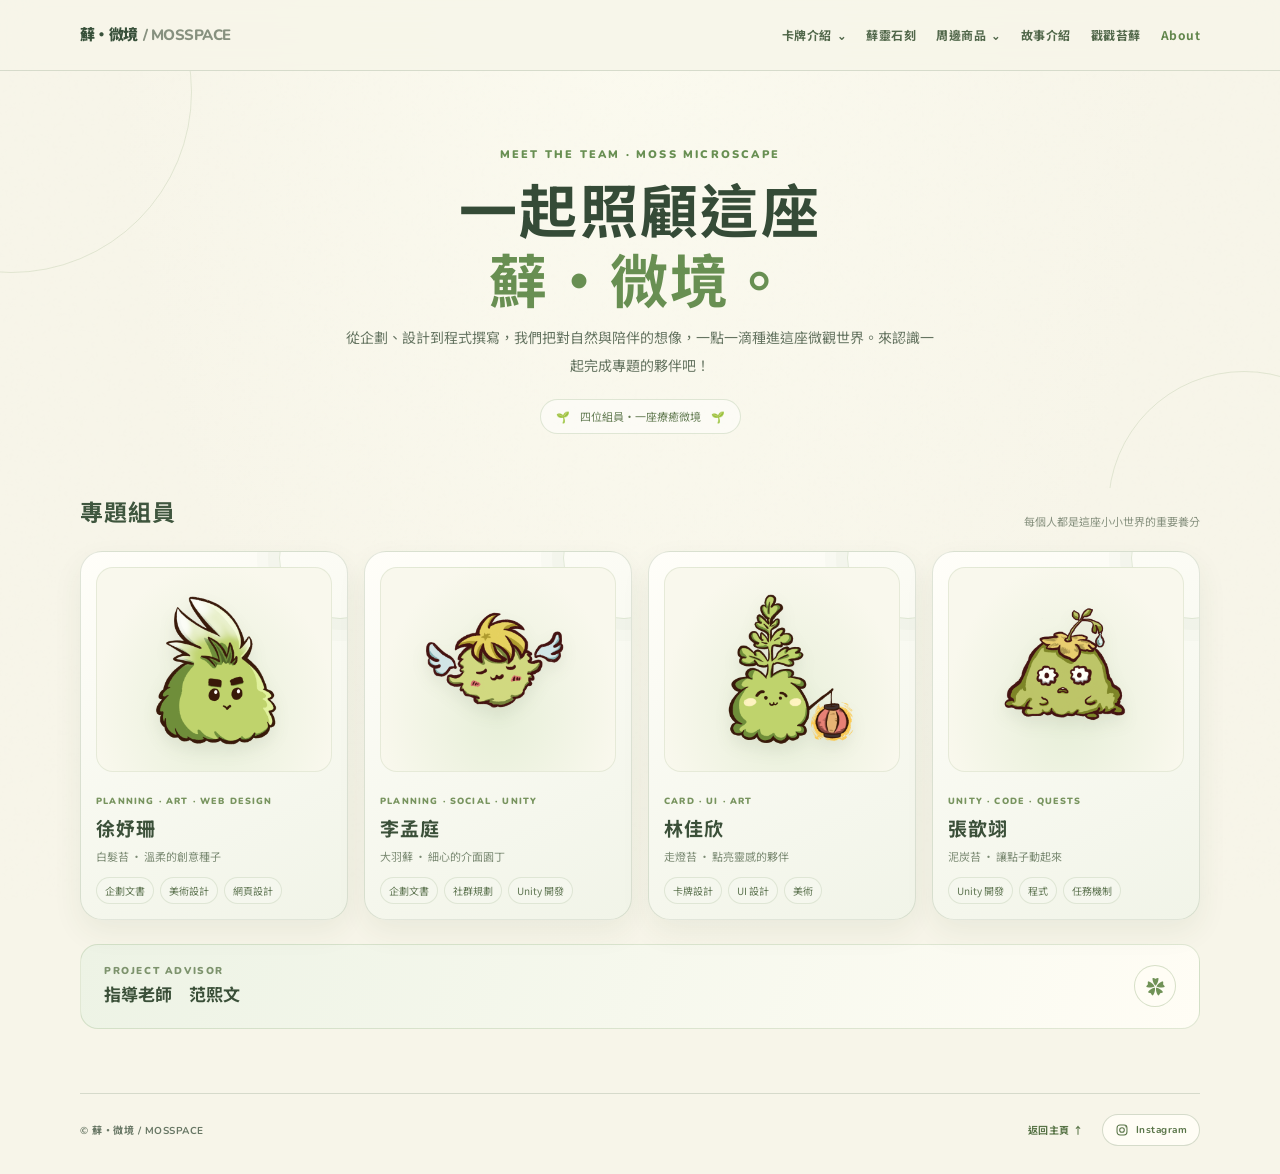
<file: about.html>
<!doctype html>
<html lang="zh-Hant">
<head>
  <meta charset="utf-8">
  <meta name="viewport" content="width=device-width, initial-scale=1">
  <meta name="theme-color" content="#f7f5e9">
  <meta name="description" content="認識蘚・微境專題團隊與每位組員的分工。">
  <title>關於我們｜蘚・微境</title>
  <link rel="preconnect" href="https://fonts.googleapis.com">
  <link rel="preconnect" href="https://fonts.gstatic.com" crossorigin>
  <link href="https://fonts.googleapis.com/css2?family=Noto+Sans+TC:wght@400;500;600;700;800&family=Nunito:wght@500;600;700;800;900&display=swap" rel="stylesheet">
  <style>
    :root{--bg:#f7f5e9;--paper:#293c2d;--moss:#688f52;--moss-light:#e4ecd8;--muted:#71806d;--line:rgba(48,78,48,.16);--cream:#fffdf5;--brown:#59452d;--max:1120px}
    *{box-sizing:border-box}html{scroll-behavior:smooth}body{margin:0;background:radial-gradient(ellipse at 50% 0,#fbfaef 0,var(--bg) 58%);color:var(--paper);font-family:"Noto Sans TC",sans-serif;line-height:1.7}body:before{content:"";position:fixed;inset:0;pointer-events:none;opacity:.035;background-image:url("data:image/svg+xml,%3Csvg viewBox='0 0 180 180' xmlns='http://www.w3.org/2000/svg'%3E%3Cfilter id='n'%3E%3CfeTurbulence type='fractalNoise' baseFrequency='.92' numOctaves='3' stitchTiles='stitch'/%3E%3C/filter%3E%3Crect width='100%25' height='100%25' filter='url(%23n)' opacity='.23'/%3E%3C/svg%3E")}
    a{color:inherit;text-decoration:none}.wrap{width:min(var(--max),calc(100% - 48px));margin:auto}.topbar{position:sticky;top:0;z-index:5;background:rgba(247,245,233,.9);backdrop-filter:blur(16px);border-bottom:1px solid var(--line)}.nav{min-height:70px;display:flex;align-items:center;justify-content:space-between;gap:20px}.brand{display:flex;align-items:center;gap:5px;color:#38503a;font:900 15px Nunito,sans-serif;letter-spacing:-.035em}.brand span{color:#87917f;font-weight:800}.nav-links{display:flex;gap:24px;align-items:center}.nav-links a{display:inline-flex;align-items:center;padding:8px 0;color:#52684b;font-size:12px;font-weight:700;letter-spacing:.04em;transition:color .18s}.nav-links a:hover,.nav-links a.active{color:var(--moss)}
    .hero{position:relative;overflow:hidden;padding:76px 0 54px;text-align:center}.hero:before,.hero:after{position:absolute;z-index:-1;content:"";border:1px solid rgba(104,143,82,.16);border-radius:50%}.hero:before{width:360px;height:360px;left:-170px;top:-160px}.hero:after{width:270px;height:270px;right:-100px;bottom:-155px}.eyebrow{color:var(--moss);font:900 11px Nunito,sans-serif;letter-spacing:.2em}.hero h1{margin:12px 0 10px;color:#354b37;font-size:clamp(34px,6vw,58px);line-height:1.2;letter-spacing:.04em}.hero h1 span{color:var(--moss)}.hero p{max-width:590px;margin:0 auto;color:#657461;font-size:14px;line-height:2}.hero-sprig{display:inline-flex;align-items:center;gap:10px;margin-top:20px;padding:7px 15px;border:1px solid rgba(104,143,82,.2);border-radius:999px;background:#ffffff78;color:#637b52;font-size:11px}
    .section-title{display:flex;align-items:end;justify-content:space-between;gap:16px;margin:4px 0 20px}.section-title h2{margin:0;color:#3f563e;font-size:23px;letter-spacing:.04em}.section-title p{margin:0;color:#87917f;font-size:11px}.team-grid{display:grid;grid-template-columns:repeat(4,minmax(0,1fr));gap:16px}.member{position:relative;overflow:hidden;padding:15px;border:1px solid rgba(79,109,66,.16);border-radius:22px;background:linear-gradient(155deg,#fffef9,#f1f4e8);box-shadow:0 12px 30px rgba(60,83,47,.07);transition:transform .2s,box-shadow .2s}.member:hover{transform:translateY(-5px);box-shadow:0 18px 34px rgba(60,83,47,.12)}.member:before{position:absolute;content:"";width:120px;height:120px;right:-54px;top:-55px;border:1px solid rgba(104,143,82,.2);border-radius:50%;box-shadow:0 0 0 11px rgba(104,143,82,.035),0 0 0 22px rgba(104,143,82,.025)}.portrait{position:relative;display:grid;place-items:center;height:205px;padding:8px;margin-bottom:12px;overflow:hidden;border:1px solid rgba(104,143,82,.13);border-radius:17px;background:radial-gradient(ellipse at 50% 72%,#e7efd9,#f9f8ed 73%)}.portrait img{display:block;width:84%;height:84%;object-fit:contain;object-position:center;filter:drop-shadow(0 8px 8px rgba(50,70,40,.08))}.member-tag{display:inline-block;margin-bottom:5px;color:#78945f;font:900 9px Nunito,sans-serif;letter-spacing:.13em}.member h3{margin:0;color:#3b5039;font-size:19px;letter-spacing:.06em}.moss-name{margin:3px 0 11px;color:#7b8a73;font-size:11px}.duties{display:flex;flex-wrap:wrap;gap:6px}.duties span{padding:5px 8px;border:1px solid rgba(104,143,82,.16);border-radius:999px;background:#f5f7ee;color:#607653;font-size:10px;line-height:1.5}.advisor{display:flex;align-items:center;justify-content:space-between;gap:20px;margin:24px 0 64px;padding:19px 23px;border:1px solid rgba(104,143,82,.2);border-radius:18px;background:linear-gradient(110deg,#edf3e5,#fffdf5)}.advisor-label{color:#7d936d;font:900 10px Nunito,sans-serif;letter-spacing:.16em}.advisor h3{margin:2px 0 0;color:#3b5039;font-size:17px}.advisor-mark{display:grid;place-items:center;width:42px;height:42px;border:1px solid #9bb58466;border-radius:50%;background:#fffdf5;color:#709257;font-size:19px}
    .footer{padding:20px 0 28px;border-top:1px solid var(--line);display:flex;align-items:center;justify-content:space-between;gap:12px;color:#7f8a79;font:10px Nunito,sans-serif;letter-spacing:.05em}.footer a{color:#587447}.footer a:hover{color:#38502f}
    @media(max-width:850px){.team-grid{grid-template-columns:repeat(2,minmax(0,1fr))}.hero{padding:58px 0 42px}}
    @media(max-width:520px){.wrap{width:calc(100% - 30px)}.nav{min-height:62px}.brand{font-size:13px}.nav-links{gap:15px}.nav-links a{padding:8px 0;font-size:11px}.hero{padding:48px 0 34px}.hero p{font-size:13px}.section-title{align-items:flex-start;flex-direction:column;gap:2px}.team-grid{gap:10px}.member{padding:10px;border-radius:17px}.portrait{height:160px;padding:6px;border-radius:13px}.portrait img{width:82%;height:82%}.member h3{font-size:16px}.duties{gap:4px}.duties span{font-size:9px;padding:4px 6px}.advisor{margin:18px 0 44px;padding:15px 17px}.footer{align-items:flex-start;flex-direction:column}}
    @media(prefers-reduced-motion:reduce){*,*:before,*:after{scroll-behavior:auto!important;transition-duration:.01ms!important}}
  </style>
  <link rel="stylesheet" href="assets/css/site-nav.css">

</head>
<body>
  <header class="topbar"><nav class="nav wrap" aria-label="主要導覽"><a class="brand" href="index.html" aria-label="蘚・微境首頁">蘚・微境 <span>/ MOSSPACE</span></a><div class="nav-links"><details class="site-nav-dropdown"><summary>卡牌介紹</summary><div class="site-nav-dropdown-menu"><a href="mosses.html">苔蘚</a><a href="stones.html">石頭</a><a href="bottles.html">生態瓶</a></div></details><a href="card.html">蘚靈石刻</a><details class="site-nav-dropdown"><summary>周邊商品</summary><div class="site-nav-dropdown-menu"><a href="moss-quote-stickers.html">苔語錄轉印貼</a><a href="peel-apart-film.html">撕拉片</a><a href="mini-acrylic-stands.html">微型壓克力立牌</a></div></details><a href="story.html">故事介紹</a><a href="music.html">戳戳苔蘚</a><a class="active" href="about.html" aria-current="page">About</a></div></nav></header>
  <main>
    <section class="hero"><div class="wrap"><div class="eyebrow">MEET THE TEAM · MOSS MICROSCAPE</div><h1>一起照顧這座<br><span>蘚・微境。</span></h1><p>從企劃、設計到程式撰寫，我們把對自然與陪伴的想像，一點一滴種進這座微觀世界。來認識一起完成專題的夥伴吧！</p><div class="hero-sprig">🌱 <span>四位組員・一座療癒微境</span> 🌱</div></div></section>
    <section class="wrap" aria-labelledby="team-title"><div class="section-title"><h2 id="team-title">專題組員</h2><p>每個人都是這座小小世界的重要養分</p></div>
      <div class="team-grid">
        <article class="member"><div class="portrait"><img src="assets/moss-characters/白髮苔.PNG" alt="白髮苔角色插畫"></div><span class="member-tag">PLANNING · ART · WEB DESIGN</span><h3>徐妤珊</h3><p class="moss-name">白髮苔 · 溫柔的創意種子</p><div class="duties"><span>企劃文書</span><span>美術設計</span><span>網頁設計</span></div></article>
        <article class="member"><div class="portrait"><img src="assets/moss-characters/大羽蘚.PNG" alt="大羽蘚角色插畫"></div><span class="member-tag">PLANNING · SOCIAL · UNITY</span><h3>李孟庭</h3><p class="moss-name">大羽蘚 · 細心的介面園丁</p><div class="duties"><span>企劃文書</span><span>社群規劃</span><span>Unity 開發</span></div></article>
        <article class="member"><div class="portrait"><img src="assets/moss-characters/走燈苔.PNG" alt="走燈苔角色插畫"></div><span class="member-tag">CARD · UI · ART</span><h3>林佳欣</h3><p class="moss-name">走燈苔 · 點亮靈感的夥伴</p><div class="duties"><span>卡牌設計</span><span>UI 設計</span><span>美術</span></div></article>
        <article class="member"><div class="portrait"><img src="assets/moss-characters/泥炭苔.PNG" alt="泥炭苔角色插畫"></div><span class="member-tag">UNITY · CODE · QUESTS</span><h3>張歆翊</h3><p class="moss-name">泥炭苔 · 讓點子動起來</p><div class="duties"><span>Unity 開發</span><span>程式</span><span>任務機制</span></div></article>
      </div>
      <section class="advisor" aria-label="指導老師"><div><div class="advisor-label">PROJECT ADVISOR</div><h3>指導老師　范熙文</h3></div><span class="advisor-mark" aria-hidden="true">✿</span></section>
    </section>
  </main>
  <footer class="footer wrap site-footer"><span class="site-footer-brand">© 蘚・微境 / MOSSPACE<span id="year" hidden></span></span><div class="site-footer-actions"><a class="site-footer-home" href="index.html">返回主頁 ↑</a><a class="site-footer-social" href="https://www.instagram.com/mosspace1014?utm_source=ig_web_button_share_sheet&amp;cnvx=ZDNlZDc0MzIxNw==" target="_blank" rel="noopener noreferrer" aria-label="在 Instagram 開啟 MOSSPACE"><svg viewBox="0 0 24 24" aria-hidden="true"><rect x="3.5" y="3.5" width="17" height="17" rx="5"></rect><circle cx="12" cy="12" r="4"></circle><circle cx="17.8" cy="6.5" r=".9" fill="currentColor" stroke="none"></circle></svg><span>Instagram</span></a></div></footer>
</body>
</html>
</file>
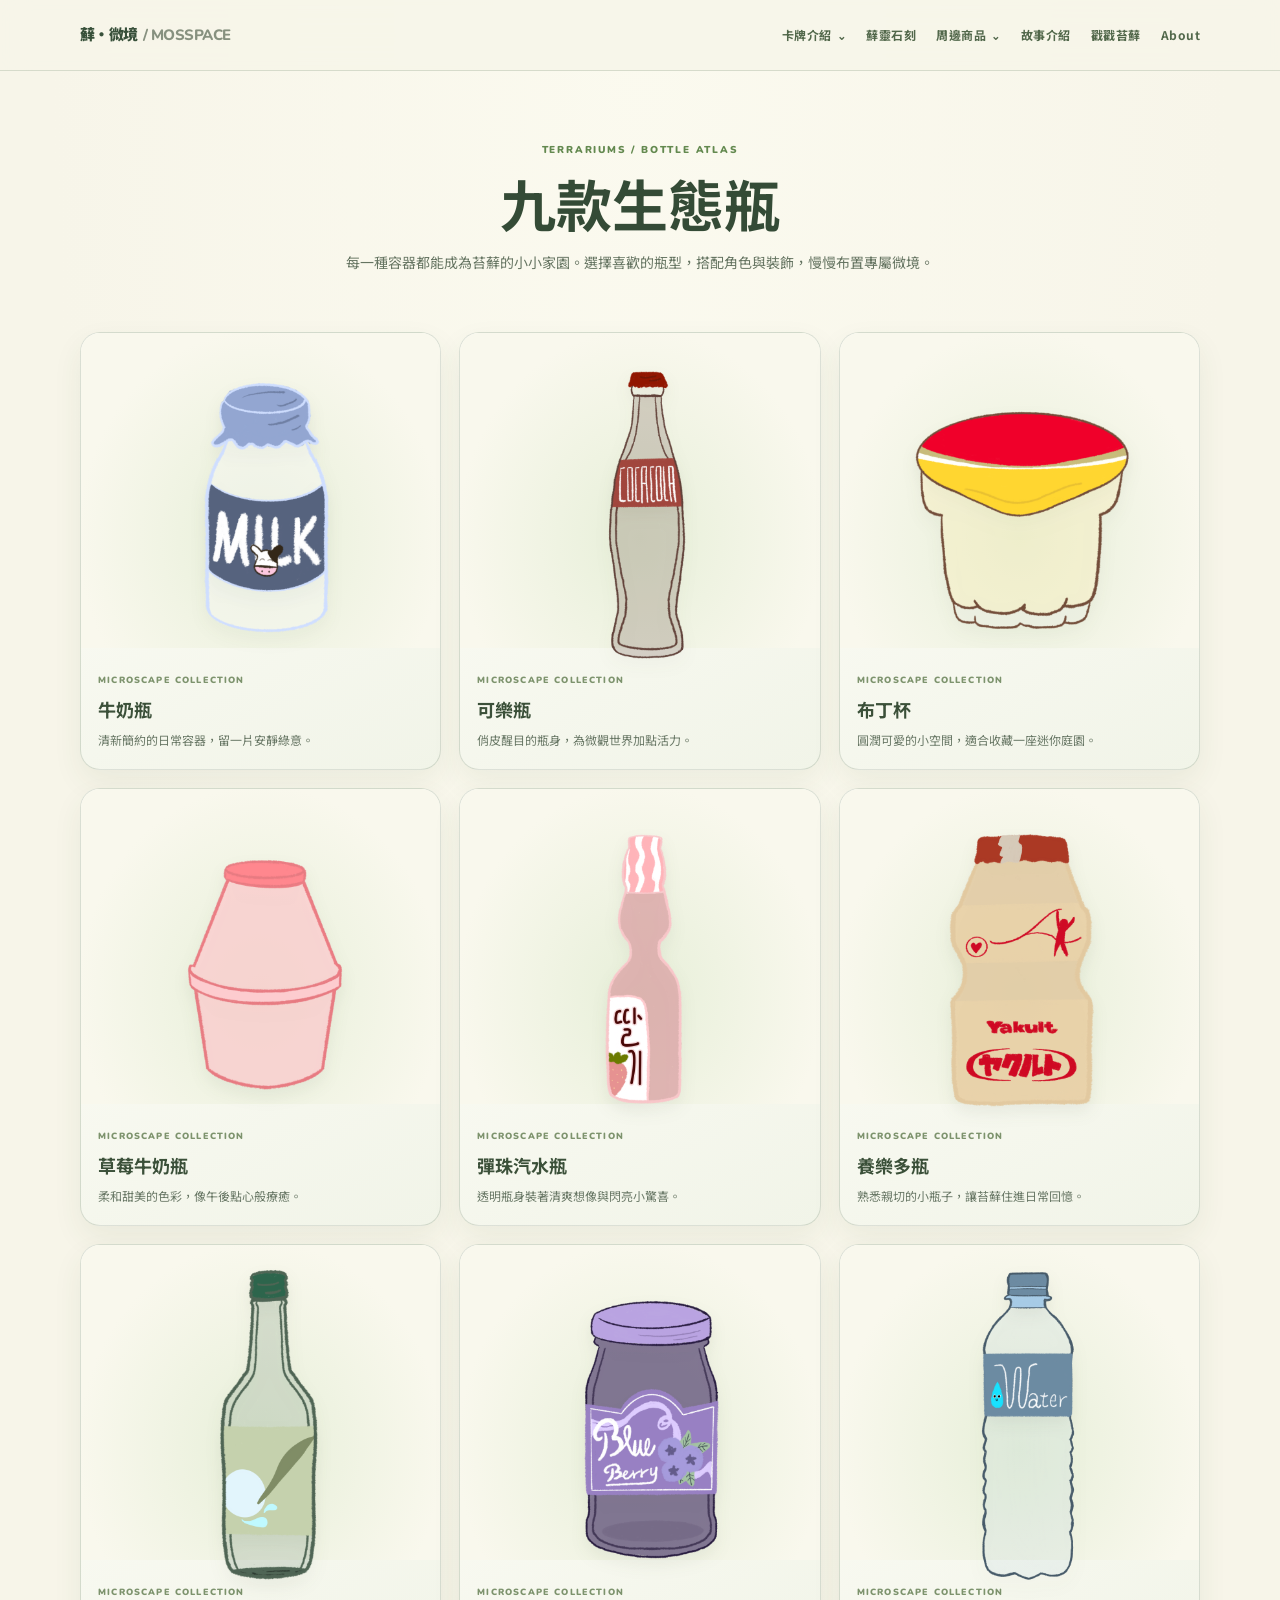
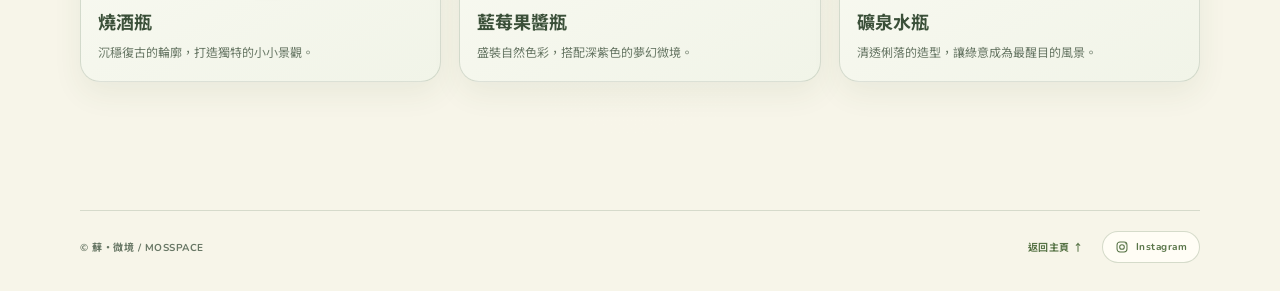
<file: bottles.html>
<!doctype html><html lang="zh-Hant"><head><meta charset="utf-8"><meta name="viewport" content="width=device-width, initial-scale=1"><meta name="theme-color" content="#f7f5e9"><title>生態瓶圖鑑｜蘚・微境</title><link rel="preconnect" href="https://fonts.googleapis.com"><link rel="preconnect" href="https://fonts.gstatic.com" crossorigin><link href="https://fonts.googleapis.com/css2?family=Noto+Sans+TC:wght@400;500;600;700;800&family=Nunito:wght@500;600;700;800;900&display=swap" rel="stylesheet"><link rel="stylesheet" href="assets/css/site-nav.css"><style>
:root{--bg:#f7f5e9;--ink:#304633;--moss:#63894f;--muted:#71806d;--line:rgba(48,78,48,.16);--cream:#fffdf5}*{box-sizing:border-box}html{scroll-behavior:smooth;scroll-padding-top:80px}body{margin:0;background:radial-gradient(ellipse at 50% 0,#fbfaef,var(--bg) 65%);color:var(--ink);font-family:"Noto Sans TC",sans-serif;line-height:1.7}.site-topbar{position:sticky;top:0;z-index:20;width:100%;background:rgba(247,245,233,.9);backdrop-filter:blur(14px);border-bottom:1px solid var(--line)}.nav{min-height:70px;display:flex;align-items:center;justify-content:space-between}.brand{color:#38503a;font:900 15px/1 Nunito,"Noto Sans TC",sans-serif;white-space:nowrap}.brand span{color:#87917f;font-weight:800}.nav-links{display:flex;align-items:center;gap:20px;font:700 12px/1 "Noto Sans TC",sans-serif}.nav-links a{display:inline-flex;padding:8px 12px;margin:0 -12px;border-radius:999px;color:#52684b;transition:background .18s,color .18s}.nav-links a:hover{background:#60884f;color:#fff}.wrap{width:min(1120px,calc(100% - 48px));margin:auto}.hero{padding:72px 0 32px;text-align:center}.eyebrow{color:var(--moss);font:900 10px Nunito,sans-serif;letter-spacing:.18em}.hero h1{margin:12px 0;color:#344b36;font-size:clamp(34px,5vw,56px);line-height:1.2}.hero p{max-width:650px;margin:0 auto;color:#657461;font-size:14px;line-height:2}.collection{padding:24px 0 80px}.grid{display:grid;grid-template-columns:repeat(3,minmax(0,1fr));gap:18px}.item{overflow:hidden;border:1px solid var(--line);border-radius:20px;background:linear-gradient(155deg,#fffef9,#f1f4e8);box-shadow:0 12px 30px rgba(60,83,47,.07)}.item-art{display:grid;place-items:center;height:315px;padding:14px;background:radial-gradient(ellipse at 50% 65%,#e7efd9,#f9f8ed 72%)}.item-art img{width:100%;height:100%;object-fit:contain;filter:drop-shadow(0 8px 8px rgba(50,70,40,.08))}.item-copy{padding:15px 17px 18px}.item-copy small{color:#7d936d;font:900 9px Nunito,sans-serif;letter-spacing:.13em}.item-copy h2{margin:4px 0;color:#3b5039;font-size:18px}.item-copy p{margin:0;color:#687765;font-size:12px;line-height:1.85}.footer{display:flex;justify-content:space-between;gap:16px;padding:20px 0 28px;border-top:1px solid var(--line);color:#7f8a79;font:10px Nunito,sans-serif}.footer a{color:#587447}@media(max-width:820px){.grid{grid-template-columns:repeat(2,minmax(0,1fr))}}@media(max-width:520px){.wrap{width:calc(100% - 30px)}.nav{min-height:62px}.brand{font-size:12px}.nav-links{gap:10px;font-size:10px}.nav-links a{padding:7px 8px;margin:0 -8px}.hero{padding:50px 0 24px}.collection{padding-top:15px}.grid{grid-template-columns:1fr;gap:13px}.item-art{height:320px}.footer{flex-direction:column}}
</style></head><body>
<header class="site-topbar"><nav class="nav wrap" aria-label="主要導覽"><a class="brand" href="index.html">蘚・微境 <span>/ MOSSPACE</span></a><div class="nav-links"><details class="site-nav-dropdown"><summary>卡牌介紹</summary><div class="site-nav-dropdown-menu"><a href="mosses.html">苔蘚</a><a href="stones.html">石頭</a><a href="bottles.html">生態瓶</a></div></details><a href="card.html">蘚靈石刻</a><details class="site-nav-dropdown"><summary>周邊商品</summary><div class="site-nav-dropdown-menu"><a href="moss-quote-stickers.html">苔語錄轉印貼</a><a href="peel-apart-film.html">撕拉片</a><a href="mini-acrylic-stands.html">微型壓克力立牌</a></div></details><a href="story.html">故事介紹</a><a href="music.html">戳戳苔蘚</a><a href="about.html">About</a></div></nav></header>
<main><section class="hero"><div class="wrap"><div class="eyebrow">TERRARIUMS / BOTTLE ATLAS</div><h1>九款生態瓶</h1><p>每一種容器都能成為苔蘚的小小家園。選擇喜歡的瓶型，搭配角色與裝飾，慢慢布置專屬微境。</p></div></section><section class="collection wrap"><div class="grid"><article class="item" id="牛奶瓶"><div class="item-art"><img src="assets/moss-bottles/%E7%89%9B%E5%A5%B6%E7%93%B6.png" alt="牛奶瓶角色卡" loading="lazy"></div><div class="item-copy"><small>MICROSCAPE COLLECTION</small><h2>牛奶瓶</h2><p>清新簡約的日常容器，留一片安靜綠意。</p></div></article>
<article class="item" id="可樂瓶"><div class="item-art"><img src="assets/moss-bottles/%E5%8F%AF%E6%A8%82%E7%93%B6.png" alt="可樂瓶角色卡" loading="lazy"></div><div class="item-copy"><small>MICROSCAPE COLLECTION</small><h2>可樂瓶</h2><p>俏皮醒目的瓶身，為微觀世界加點活力。</p></div></article>
<article class="item" id="布丁杯"><div class="item-art"><img src="assets/moss-bottles/%E5%B8%83%E4%B8%81%E6%9D%AF.png" alt="布丁杯角色卡" loading="lazy"></div><div class="item-copy"><small>MICROSCAPE COLLECTION</small><h2>布丁杯</h2><p>圓潤可愛的小空間，適合收藏一座迷你庭園。</p></div></article>
<article class="item" id="草莓牛奶瓶"><div class="item-art"><img src="assets/moss-bottles/%E8%8D%89%E8%8E%93%E7%89%9B%E5%A5%B6%E7%93%B6.png" alt="草莓牛奶瓶角色卡" loading="lazy"></div><div class="item-copy"><small>MICROSCAPE COLLECTION</small><h2>草莓牛奶瓶</h2><p>柔和甜美的色彩，像午後點心般療癒。</p></div></article>
<article class="item" id="彈珠汽水瓶"><div class="item-art"><img src="assets/moss-bottles/%E5%BD%88%E7%8F%A0%E6%B1%BD%E6%B0%B4%E7%93%B6.png" alt="彈珠汽水瓶角色卡" loading="lazy"></div><div class="item-copy"><small>MICROSCAPE COLLECTION</small><h2>彈珠汽水瓶</h2><p>透明瓶身裝著清爽想像與閃亮小驚喜。</p></div></article>
<article class="item" id="養樂多瓶"><div class="item-art"><img src="assets/moss-bottles/%E9%A4%8A%E6%A8%82%E5%A4%9A%E7%93%B6.png" alt="養樂多瓶角色卡" loading="lazy"></div><div class="item-copy"><small>MICROSCAPE COLLECTION</small><h2>養樂多瓶</h2><p>熟悉親切的小瓶子，讓苔蘚住進日常回憶。</p></div></article>
<article class="item" id="燒酒瓶"><div class="item-art"><img src="assets/moss-bottles/%E7%87%92%E9%85%92%E7%93%B6.png" alt="燒酒瓶角色卡" loading="lazy"></div><div class="item-copy"><small>MICROSCAPE COLLECTION</small><h2>燒酒瓶</h2><p>沉穩復古的輪廓，打造獨特的小小景觀。</p></div></article>
<article class="item" id="藍莓果醬瓶"><div class="item-art"><img src="assets/moss-bottles/%E8%97%8D%E8%8E%93%E6%9E%9C%E9%86%AC%E7%93%B6.png" alt="藍莓果醬瓶角色卡" loading="lazy"></div><div class="item-copy"><small>MICROSCAPE COLLECTION</small><h2>藍莓果醬瓶</h2><p>盛裝自然色彩，搭配深紫色的夢幻微境。</p></div></article>
<article class="item" id="礦泉水瓶"><div class="item-art"><img src="assets/moss-bottles/%E7%A4%A6%E6%B3%89%E6%B0%B4%E7%93%B6.png" alt="礦泉水瓶角色卡" loading="lazy"></div><div class="item-copy"><small>MICROSCAPE COLLECTION</small><h2>礦泉水瓶</h2><p>清透俐落的造型，讓綠意成為最醒目的風景。</p></div></article></div></section></main>
<footer class="footer wrap site-footer"><span class="site-footer-brand">© 蘚・微境 / MOSSPACE<span id="year" hidden></span></span><div class="site-footer-actions"><a class="site-footer-home" href="index.html">返回主頁 ↑</a><a class="site-footer-social" href="https://www.instagram.com/mosspace1014?utm_source=ig_web_button_share_sheet&amp;cnvx=ZDNlZDc0MzIxNw==" target="_blank" rel="noopener noreferrer" aria-label="在 Instagram 開啟 MOSSPACE"><svg viewBox="0 0 24 24" aria-hidden="true"><rect x="3.5" y="3.5" width="17" height="17" rx="5"></rect><circle cx="12" cy="12" r="4"></circle><circle cx="17.8" cy="6.5" r=".9" fill="currentColor" stroke="none"></circle></svg><span>Instagram</span></a></div></footer></body></html>
</file>
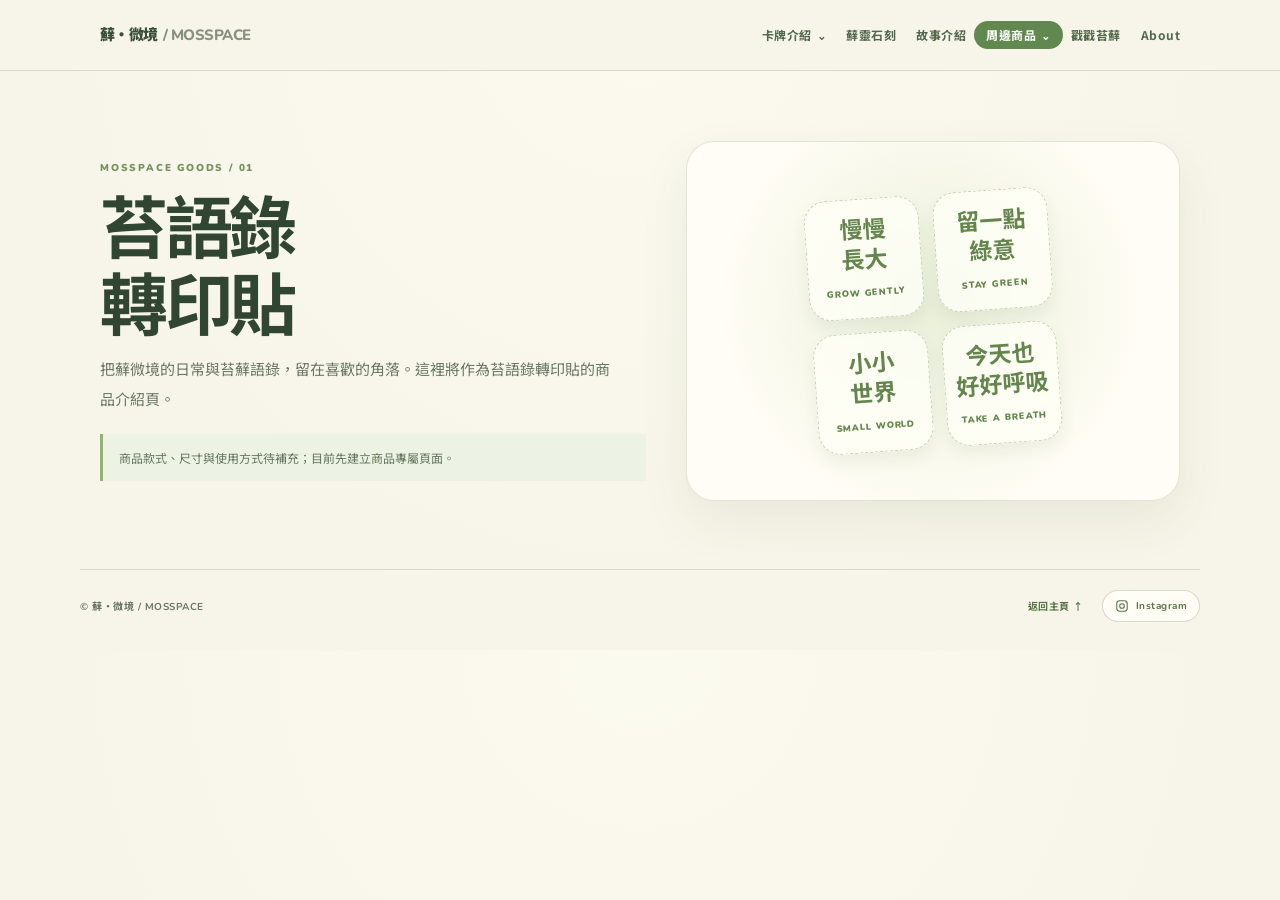
<file: moss-quote-stickers.html>
<!doctype html>
<html lang="zh-Hant">
<head>
  <meta charset="utf-8"><meta name="viewport" content="width=device-width, initial-scale=1"><meta name="theme-color" content="#f7f5e9">
  <title>苔語錄轉印貼｜MOSSPACE 周邊商品</title>
  <link rel="preconnect" href="https://fonts.googleapis.com"><link rel="preconnect" href="https://fonts.gstatic.com" crossorigin>
  <link href="https://fonts.googleapis.com/css2?family=Nunito:wght@400;700;800;900&family=Noto+Sans+TC:wght@400;500;600;700;900&display=swap" rel="stylesheet"><link rel="stylesheet" href="assets/css/site-nav.css">
  <style>
    *{box-sizing:border-box}body{margin:0;background:radial-gradient(ellipse at 50% 0,#fbfaef,#f7f5e9 68%);color:#304633;font-family:"Noto Sans TC",sans-serif;line-height:1.75}.shop-topbar{position:sticky;top:0;z-index:20;background:rgba(247,245,233,.92);backdrop-filter:blur(14px);border-bottom:1px solid rgba(48,78,48,.16)}.wrap{width:min(1080px,calc(100% - 48px));margin-inline:auto}.product-main{padding:70px 0 20px}.product-kicker{color:#78915f;font:900 10px Nunito,sans-serif;letter-spacing:.18em}.product-hero{display:grid;grid-template-columns:1.05fr .95fr;align-items:center;gap:40px}.product-hero h1{margin:11px 0;color:#304633;font-size:clamp(38px,6vw,68px);line-height:1.12;letter-spacing:-.05em}.product-hero p{max-width:520px;color:#697865;font-size:15px;line-height:2}.product-note{margin-top:20px;padding:13px 16px;border-left:3px solid #94b46e;background:#edf3e4;color:#65775d;font-size:12px}.preview-card{display:grid;place-items:center;min-height:360px;padding:24px;border:1px solid rgba(99,137,79,.2);border-radius:28px;background:radial-gradient(circle at 50% 45%,#e9efd9,#fffdf5 68%);box-shadow:0 20px 50px rgba(55,78,45,.08)}.sticker-sheet{display:grid;grid-template-columns:repeat(2,115px);gap:14px;transform:rotate(-4deg)}.sticker{display:grid;place-items:center;width:115px;height:120px;border:1px dashed rgba(100,133,73,.35);border-radius:22px;background:rgba(255,255,248,.76);color:#64864d;text-align:center;box-shadow:0 8px 16px rgba(55,78,45,.07)}.sticker b{font-size:23px;line-height:1.2}.sticker span{font:900 9px Nunito,sans-serif;letter-spacing:.1em}.product-footer{margin-top:70px}@media(max-width:700px){.wrap{width:calc(100% - 30px)}.product-main{padding-top:44px}.product-hero{grid-template-columns:1fr;gap:20px}.preview-card{min-height:280px}.product-footer{margin-top:42px}}
  </style>
</head>
<body>
  <header class="shop-topbar"><nav class="nav wrap" aria-label="主要導覽"><a class="brand" href="index.html" aria-label="蘚・微境首頁">蘚・微境 <span>/ MOSSPACE</span></a><div class="nav-links"><details class="site-nav-dropdown"><summary>卡牌介紹</summary><div class="site-nav-dropdown-menu"><a href="mosses.html">苔蘚</a><a href="stones.html">石頭</a><a href="bottles.html">生態瓶</a></div></details><a href="card.html">蘚靈石刻</a><a href="story.html">故事介紹</a><details class="site-nav-dropdown"><summary aria-current="page">周邊商品</summary><div class="site-nav-dropdown-menu"><a href="moss-quote-stickers.html" aria-current="page">苔語錄轉印貼</a><a href="peel-apart-film.html">撕拉片</a><a href="mini-acrylic-stands.html">微型壓克力立牌</a></div></details><a href="music.html">戳戳苔蘚</a><a href="about.html">About</a></div></nav></header>
  <main class="product-main wrap"><section class="product-hero"><div><div class="product-kicker">MOSSPACE GOODS / 01</div><h1>苔語錄<br>轉印貼</h1><p>把蘚微境的日常與苔蘚語錄，留在喜歡的角落。這裡將作為苔語錄轉印貼的商品介紹頁。</p><div class="product-note">商品款式、尺寸與使用方式待補充；目前先建立商品專屬頁面。</div></div><div class="preview-card" aria-label="苔語錄轉印貼版面示意"><div class="sticker-sheet"><div class="sticker"><div><b>慢慢<br>長大</b><br><span>GROW GENTLY</span></div></div><div class="sticker"><div><b>留一點<br>綠意</b><br><span>STAY GREEN</span></div></div><div class="sticker"><div><b>小小<br>世界</b><br><span>SMALL WORLD</span></div></div><div class="sticker"><div><b>今天也<br>好好呼吸</b><br><span>TAKE A BREATH</span></div></div></div></div></section></main>
  <footer class="footer wrap site-footer product-footer"><span class="site-footer-brand">© 蘚・微境 / MOSSPACE</span><div class="site-footer-actions"><a class="site-footer-home" href="index.html">返回主頁 ↑</a><a class="site-footer-social" href="https://www.instagram.com/mosspace1014?utm_source=ig_web_button_share_sheet&amp;cnvx=ZDNlZDc0MzIxNw==" target="_blank" rel="noopener noreferrer" aria-label="在 Instagram 開啟 MOSSPACE"><svg viewBox="0 0 24 24" aria-hidden="true"><rect x="3" y="3" width="18" height="18" rx="5"></rect><circle cx="12" cy="12" r="4"></circle><circle cx="18" cy="6" r=".8" fill="currentColor" stroke="none"></circle></svg>Instagram</a></div></footer>
</body></html>
</file>
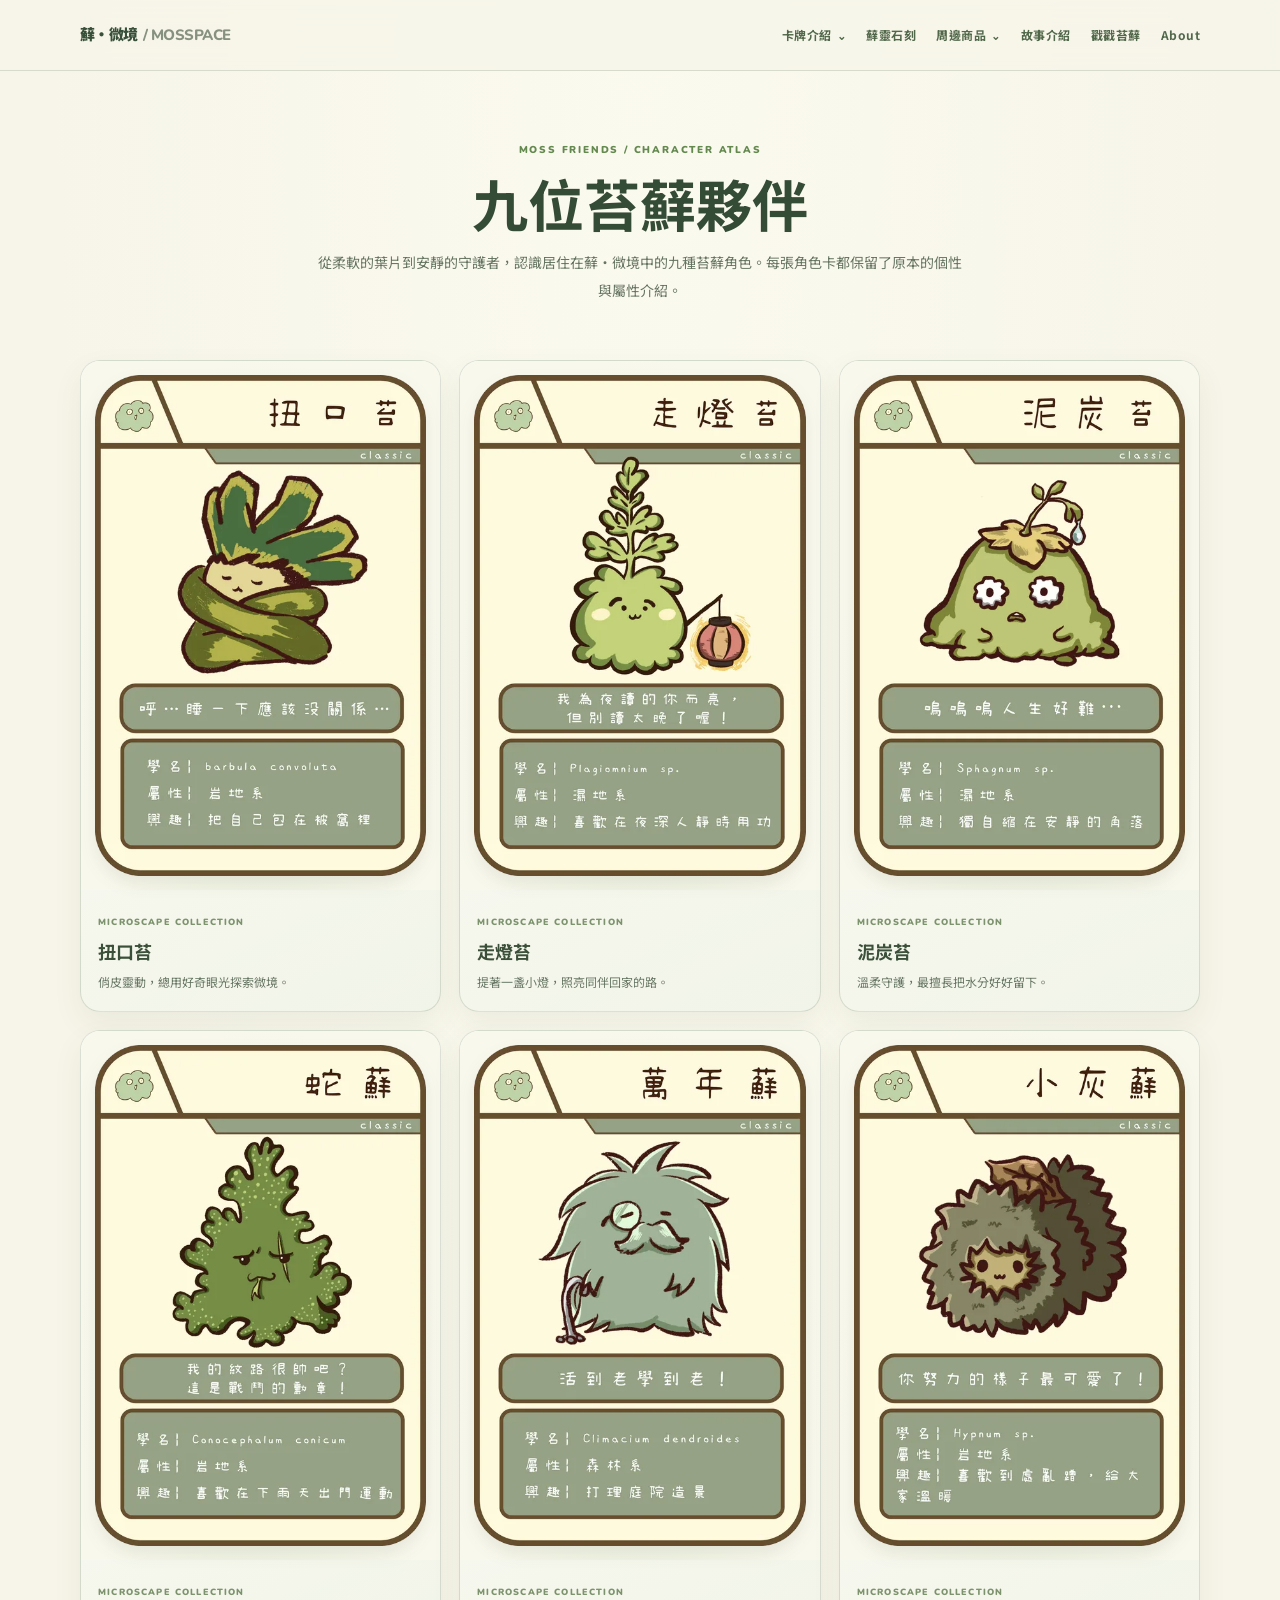
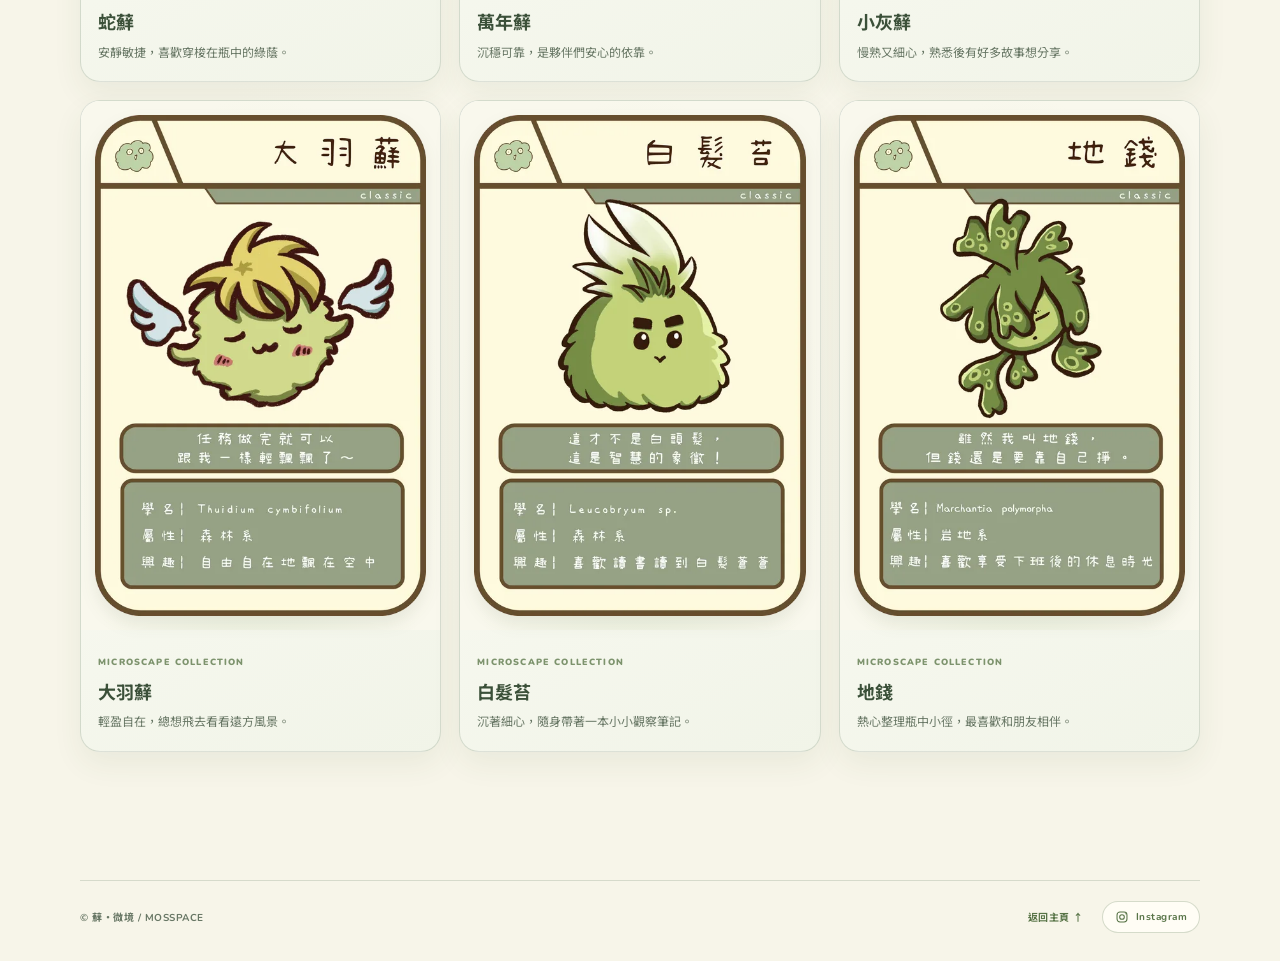
<file: mosses.html>
<!doctype html><html lang="zh-Hant"><head><meta charset="utf-8"><meta name="viewport" content="width=device-width, initial-scale=1"><meta name="theme-color" content="#f7f5e9"><title>苔蘚角色圖鑑｜蘚・微境</title><link rel="preconnect" href="https://fonts.googleapis.com"><link rel="preconnect" href="https://fonts.gstatic.com" crossorigin><link href="https://fonts.googleapis.com/css2?family=Noto+Sans+TC:wght@400;500;600;700;800&family=Nunito:wght@500;600;700;800;900&display=swap" rel="stylesheet"><link rel="stylesheet" href="assets/css/site-nav.css"><style>
:root{--bg:#f7f5e9;--ink:#304633;--moss:#63894f;--muted:#71806d;--line:rgba(48,78,48,.16);--cream:#fffdf5}*{box-sizing:border-box}html{scroll-behavior:smooth;scroll-padding-top:80px}body{margin:0;background:radial-gradient(ellipse at 50% 0,#fbfaef,var(--bg) 65%);color:var(--ink);font-family:"Noto Sans TC",sans-serif;line-height:1.7}.site-topbar{position:sticky;top:0;z-index:20;width:100%;background:rgba(247,245,233,.9);backdrop-filter:blur(14px);border-bottom:1px solid var(--line)}.nav{min-height:70px;display:flex;align-items:center;justify-content:space-between}.brand{color:#38503a;font:900 15px/1 Nunito,"Noto Sans TC",sans-serif;white-space:nowrap}.brand span{color:#87917f;font-weight:800}.nav-links{display:flex;align-items:center;gap:20px;font:700 12px/1 "Noto Sans TC",sans-serif}.nav-links a{display:inline-flex;padding:8px 12px;margin:0 -12px;border-radius:999px;color:#52684b;transition:background .18s,color .18s}.nav-links a:hover{background:#60884f;color:#fff}.wrap{width:min(1120px,calc(100% - 48px));margin:auto}.hero{padding:72px 0 32px;text-align:center}.eyebrow{color:var(--moss);font:900 10px Nunito,sans-serif;letter-spacing:.18em}.hero h1{margin:12px 0;color:#344b36;font-size:clamp(34px,5vw,56px);line-height:1.2}.hero p{max-width:650px;margin:0 auto;color:#657461;font-size:14px;line-height:2}.collection{padding:24px 0 80px}.grid{display:grid;grid-template-columns:repeat(3,minmax(0,1fr));gap:18px}.item{overflow:hidden;border:1px solid var(--line);border-radius:20px;background:linear-gradient(155deg,#fffef9,#f1f4e8);box-shadow:0 12px 30px rgba(60,83,47,.07)}.item-art{display:grid;place-items:center;height:315px;padding:14px;background:radial-gradient(ellipse at 50% 65%,#e7efd9,#f9f8ed 72%)}.item-art img{width:100%;height:100%;object-fit:contain;filter:drop-shadow(0 8px 8px rgba(50,70,40,.08))}.item-copy{padding:15px 17px 18px}.item-copy small{color:#7d936d;font:900 9px Nunito,sans-serif;letter-spacing:.13em}.item-copy h2{margin:4px 0;color:#3b5039;font-size:18px}.item-copy p{margin:0;color:#687765;font-size:12px;line-height:1.85}.footer{display:flex;justify-content:space-between;gap:16px;padding:20px 0 28px;border-top:1px solid var(--line);color:#7f8a79;font:10px Nunito,sans-serif}.footer a{color:#587447}@media(max-width:820px){.grid{grid-template-columns:repeat(2,minmax(0,1fr))}}@media(max-width:520px){.wrap{width:calc(100% - 30px)}.nav{min-height:62px}.brand{font-size:12px}.nav-links{gap:10px;font-size:10px}.nav-links a{padding:7px 8px;margin:0 -8px}.hero{padding:50px 0 24px}.collection{padding-top:15px}.grid{grid-template-columns:1fr;gap:13px}.item-art{height:320px}.footer{flex-direction:column}}
</style><style>.item-art{height:auto!important;min-height:0!important;padding:14px}.item-art img{display:block;width:min(100%,360px);height:auto!important;max-height:none;object-fit:contain}</style></head><body>
<header class="site-topbar"><nav class="nav wrap" aria-label="主要導覽"><a class="brand" href="index.html">蘚・微境 <span>/ MOSSPACE</span></a><div class="nav-links"><details class="site-nav-dropdown"><summary>卡牌介紹</summary><div class="site-nav-dropdown-menu"><a href="mosses.html">苔蘚</a><a href="stones.html">石頭</a><a href="bottles.html">生態瓶</a></div></details><a href="card.html">蘚靈石刻</a><details class="site-nav-dropdown"><summary>周邊商品</summary><div class="site-nav-dropdown-menu"><a href="moss-quote-stickers.html">苔語錄轉印貼</a><a href="peel-apart-film.html">撕拉片</a><a href="mini-acrylic-stands.html">微型壓克力立牌</a></div></details><a href="story.html">故事介紹</a><a href="music.html">戳戳苔蘚</a><a href="about.html">About</a></div></nav></header>
<main><section class="hero"><div class="wrap"><div class="eyebrow">MOSS FRIENDS / CHARACTER ATLAS</div><h1>九位苔蘚夥伴</h1><p>從柔軟的葉片到安靜的守護者，認識居住在蘚・微境中的九種苔蘚角色。每張角色卡都保留了原本的個性與屬性介紹。</p></div></section><section class="collection wrap"><div class="grid"><article class="item" id="扭口苔"><div class="item-art"><img src="assets/card-faces/%E6%89%AD%E5%8F%A3%E8%8B%94.webp" alt="扭口苔角色卡" loading="lazy"></div><div class="item-copy"><small>MICROSCAPE COLLECTION</small><h2>扭口苔</h2><p>俏皮靈動，總用好奇眼光探索微境。</p></div></article>
<article class="item" id="走燈苔"><div class="item-art"><img src="assets/card-faces/%E8%B5%B0%E7%87%88%E8%8B%94.webp" alt="走燈苔角色卡" loading="lazy"></div><div class="item-copy"><small>MICROSCAPE COLLECTION</small><h2>走燈苔</h2><p>提著一盞小燈，照亮同伴回家的路。</p></div></article>
<article class="item" id="泥炭苔"><div class="item-art"><img src="assets/card-faces/%E6%B3%A5%E7%82%AD%E8%8B%94.webp" alt="泥炭苔角色卡" loading="lazy"></div><div class="item-copy"><small>MICROSCAPE COLLECTION</small><h2>泥炭苔</h2><p>溫柔守護，最擅長把水分好好留下。</p></div></article>
<article class="item" id="蛇蘚"><div class="item-art"><img src="assets/card-faces/%E8%9B%87%E8%98%9A.webp" alt="蛇蘚角色卡" loading="lazy"></div><div class="item-copy"><small>MICROSCAPE COLLECTION</small><h2>蛇蘚</h2><p>安靜敏捷，喜歡穿梭在瓶中的綠蔭。</p></div></article>
<article class="item" id="萬年蘚"><div class="item-art"><img src="assets/card-faces/%E8%90%AC%E5%B9%B4%E8%98%9A.webp" alt="萬年蘚角色卡" loading="lazy"></div><div class="item-copy"><small>MICROSCAPE COLLECTION</small><h2>萬年蘚</h2><p>沉穩可靠，是夥伴們安心的依靠。</p></div></article>
<article class="item" id="小灰蘚"><div class="item-art"><img src="assets/card-faces/%E5%B0%8F%E7%81%B0%E8%98%9A.webp" alt="小灰蘚角色卡" loading="lazy"></div><div class="item-copy"><small>MICROSCAPE COLLECTION</small><h2>小灰蘚</h2><p>慢熟又細心，熟悉後有好多故事想分享。</p></div></article>
<article class="item" id="大羽蘚"><div class="item-art"><img src="assets/card-faces/%E5%A4%A7%E7%BE%BD%E8%98%9A.webp" alt="大羽蘚角色卡" loading="lazy"></div><div class="item-copy"><small>MICROSCAPE COLLECTION</small><h2>大羽蘚</h2><p>輕盈自在，總想飛去看看遠方風景。</p></div></article>
<article class="item" id="白髮苔"><div class="item-art"><img src="assets/card-faces/%E7%99%BD%E9%AB%AE%E8%8B%94.webp" alt="白髮苔角色卡" loading="lazy"></div><div class="item-copy"><small>MICROSCAPE COLLECTION</small><h2>白髮苔</h2><p>沉著細心，隨身帶著一本小小觀察筆記。</p></div></article>
<article class="item" id="地錢"><div class="item-art"><img src="assets/card-faces/%E5%9C%B0%E9%8C%A2.webp" alt="地錢角色卡" loading="lazy"></div><div class="item-copy"><small>MICROSCAPE COLLECTION</small><h2>地錢</h2><p>熱心整理瓶中小徑，最喜歡和朋友相伴。</p></div></article></div></section></main>
<footer class="footer wrap site-footer"><span class="site-footer-brand">© 蘚・微境 / MOSSPACE<span id="year" hidden></span></span><div class="site-footer-actions"><a class="site-footer-home" href="index.html">返回主頁 ↑</a><a class="site-footer-social" href="https://www.instagram.com/mosspace1014?utm_source=ig_web_button_share_sheet&amp;cnvx=ZDNlZDc0MzIxNw==" target="_blank" rel="noopener noreferrer" aria-label="在 Instagram 開啟 MOSSPACE"><svg viewBox="0 0 24 24" aria-hidden="true"><rect x="3.5" y="3.5" width="17" height="17" rx="5"></rect><circle cx="12" cy="12" r="4"></circle><circle cx="17.8" cy="6.5" r=".9" fill="currentColor" stroke="none"></circle></svg><span>Instagram</span></a></div></footer></body></html>
</file>
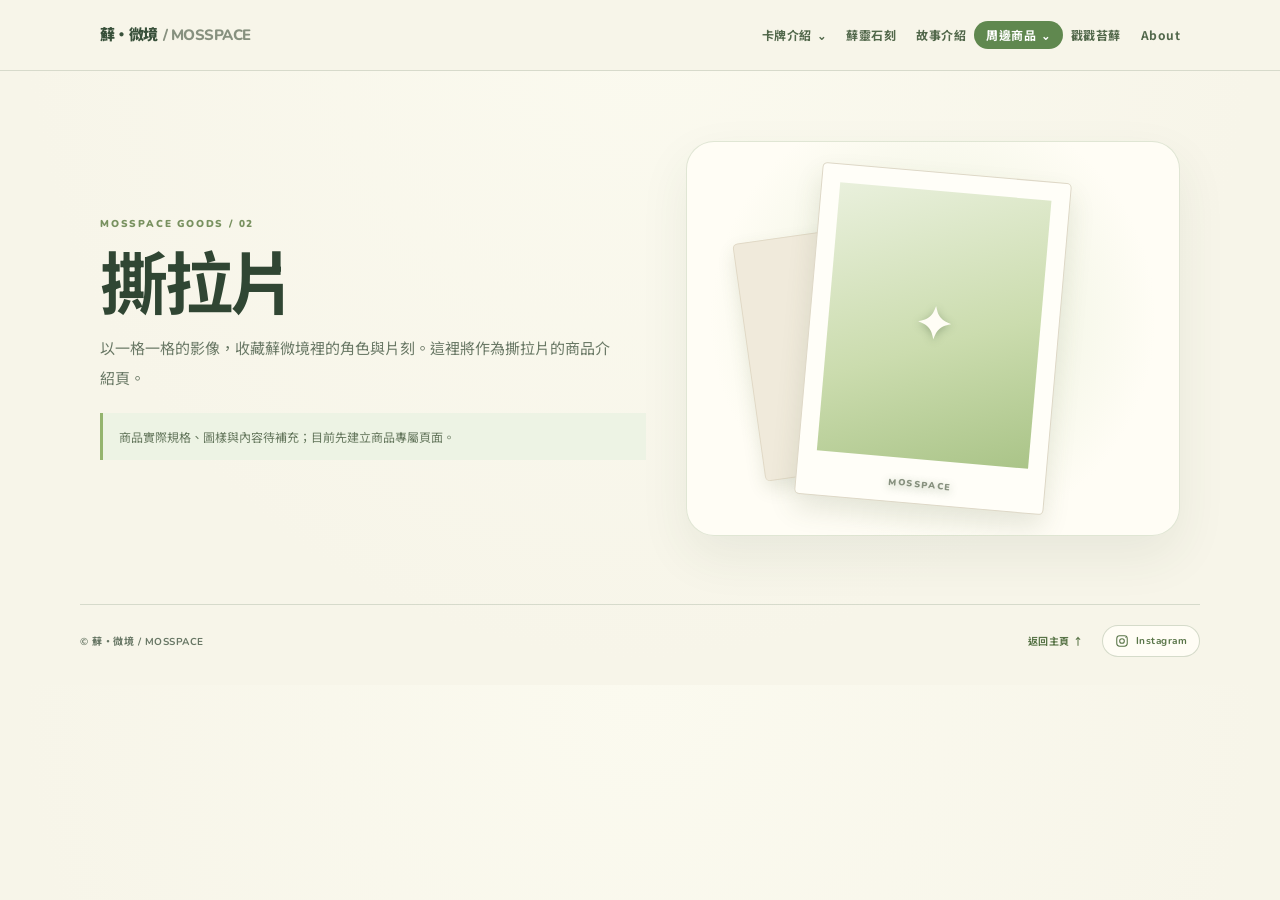
<file: peel-apart-film.html>
<!doctype html>
<html lang="zh-Hant">
<head>
  <meta charset="utf-8"><meta name="viewport" content="width=device-width, initial-scale=1"><meta name="theme-color" content="#f7f5e9">
  <title>撕拉片｜MOSSPACE 周邊商品</title>
  <link rel="preconnect" href="https://fonts.googleapis.com"><link rel="preconnect" href="https://fonts.gstatic.com" crossorigin>
  <link href="https://fonts.googleapis.com/css2?family=Nunito:wght@400;700;800;900&family=Noto+Sans+TC:wght@400;500;600;700;900&display=swap" rel="stylesheet"><link rel="stylesheet" href="assets/css/site-nav.css">
  <style>
    *{box-sizing:border-box}body{margin:0;background:radial-gradient(ellipse at 50% 0,#fbfaef,#f7f5e9 68%);color:#304633;font-family:"Noto Sans TC",sans-serif;line-height:1.75}.shop-topbar{position:sticky;top:0;z-index:20;background:rgba(247,245,233,.92);backdrop-filter:blur(14px);border-bottom:1px solid rgba(48,78,48,.16)}.wrap{width:min(1080px,calc(100% - 48px));margin-inline:auto}.product-main{padding:70px 0 20px}.product-kicker{color:#78915f;font:900 10px Nunito,sans-serif;letter-spacing:.18em}.product-hero{display:grid;grid-template-columns:1.05fr .95fr;align-items:center;gap:40px}.product-hero h1{margin:11px 0;color:#304633;font-size:clamp(38px,6vw,68px);line-height:1.12;letter-spacing:-.05em}.product-hero p{max-width:520px;color:#697865;font-size:15px;line-height:2}.product-note{margin-top:20px;padding:13px 16px;border-left:3px solid #94b46e;background:#edf3e4;color:#65775d;font-size:12px}.preview-card{position:relative;display:grid;place-items:center;min-height:360px;overflow:hidden;padding:30px;border:1px solid rgba(99,137,79,.2);border-radius:28px;background:radial-gradient(circle at 50% 45%,#e9efd9,#fffdf5 68%);box-shadow:0 20px 50px rgba(55,78,45,.08)}.film-frame{position:relative;width:min(250px,75%);aspect-ratio:3/4;padding:18px 18px 44px;border:1px solid #ded8c7;border-radius:5px;background:#fffef8;box-shadow:0 14px 27px #4c583622;transform:rotate(5deg)}.film-window{display:grid;place-items:center;width:100%;height:100%;background:linear-gradient(160deg,#e9f0dc,#cbdcae 56%,#aac488);color:#fffdf5;font:900 44px Nunito,sans-serif;text-shadow:0 2px 8px #4b674066}.film-window:after{content:"MOSSPACE";position:absolute;bottom:13px;color:#87917f;font:900 9px Nunito,sans-serif;letter-spacing:.18em}.film-back{position:absolute;width:200px;height:240px;border:1px solid #e1d9c6;border-radius:5px;background:#f0eadb;box-shadow:0 8px 18px #4c583622;transform:translate(-85px,10px) rotate(-8deg)}.product-footer{margin-top:70px}@media(max-width:700px){.wrap{width:calc(100% - 30px)}.product-main{padding-top:44px}.product-hero{grid-template-columns:1fr;gap:20px}.preview-card{min-height:280px}.product-footer{margin-top:42px}}
  </style>
</head>
<body>
  <header class="shop-topbar"><nav class="nav wrap" aria-label="主要導覽"><a class="brand" href="index.html" aria-label="蘚・微境首頁">蘚・微境 <span>/ MOSSPACE</span></a><div class="nav-links"><details class="site-nav-dropdown"><summary>卡牌介紹</summary><div class="site-nav-dropdown-menu"><a href="mosses.html">苔蘚</a><a href="stones.html">石頭</a><a href="bottles.html">生態瓶</a></div></details><a href="card.html">蘚靈石刻</a><a href="story.html">故事介紹</a><details class="site-nav-dropdown"><summary aria-current="page">周邊商品</summary><div class="site-nav-dropdown-menu"><a href="moss-quote-stickers.html">苔語錄轉印貼</a><a href="peel-apart-film.html" aria-current="page">撕拉片</a><a href="mini-acrylic-stands.html">微型壓克力立牌</a></div></details><a href="music.html">戳戳苔蘚</a><a href="about.html">About</a></div></nav></header>
  <main class="product-main wrap"><section class="product-hero"><div><div class="product-kicker">MOSSPACE GOODS / 02</div><h1>撕拉片</h1><p>以一格一格的影像，收藏蘚微境裡的角色與片刻。這裡將作為撕拉片的商品介紹頁。</p><div class="product-note">商品實際規格、圖樣與內容待補充；目前先建立商品專屬頁面。</div></div><div class="preview-card" aria-label="撕拉片版面示意"><div class="film-back"></div><div class="film-frame"><div class="film-window">✦</div></div></div></section></main>
  <footer class="footer wrap site-footer product-footer"><span class="site-footer-brand">© 蘚・微境 / MOSSPACE</span><div class="site-footer-actions"><a class="site-footer-home" href="index.html">返回主頁 ↑</a><a class="site-footer-social" href="https://www.instagram.com/mosspace1014?utm_source=ig_web_button_share_sheet&amp;cnvx=ZDNlZDc0MzIxNw==" target="_blank" rel="noopener noreferrer" aria-label="在 Instagram 開啟 MOSSPACE"><svg viewBox="0 0 24 24" aria-hidden="true"><rect x="3" y="3" width="18" height="18" rx="5"></rect><circle cx="12" cy="12" r="4"></circle><circle cx="18" cy="6" r=".8" fill="currentColor" stroke="none"></circle></svg>Instagram</a></div></footer>
</body></html>
</file>
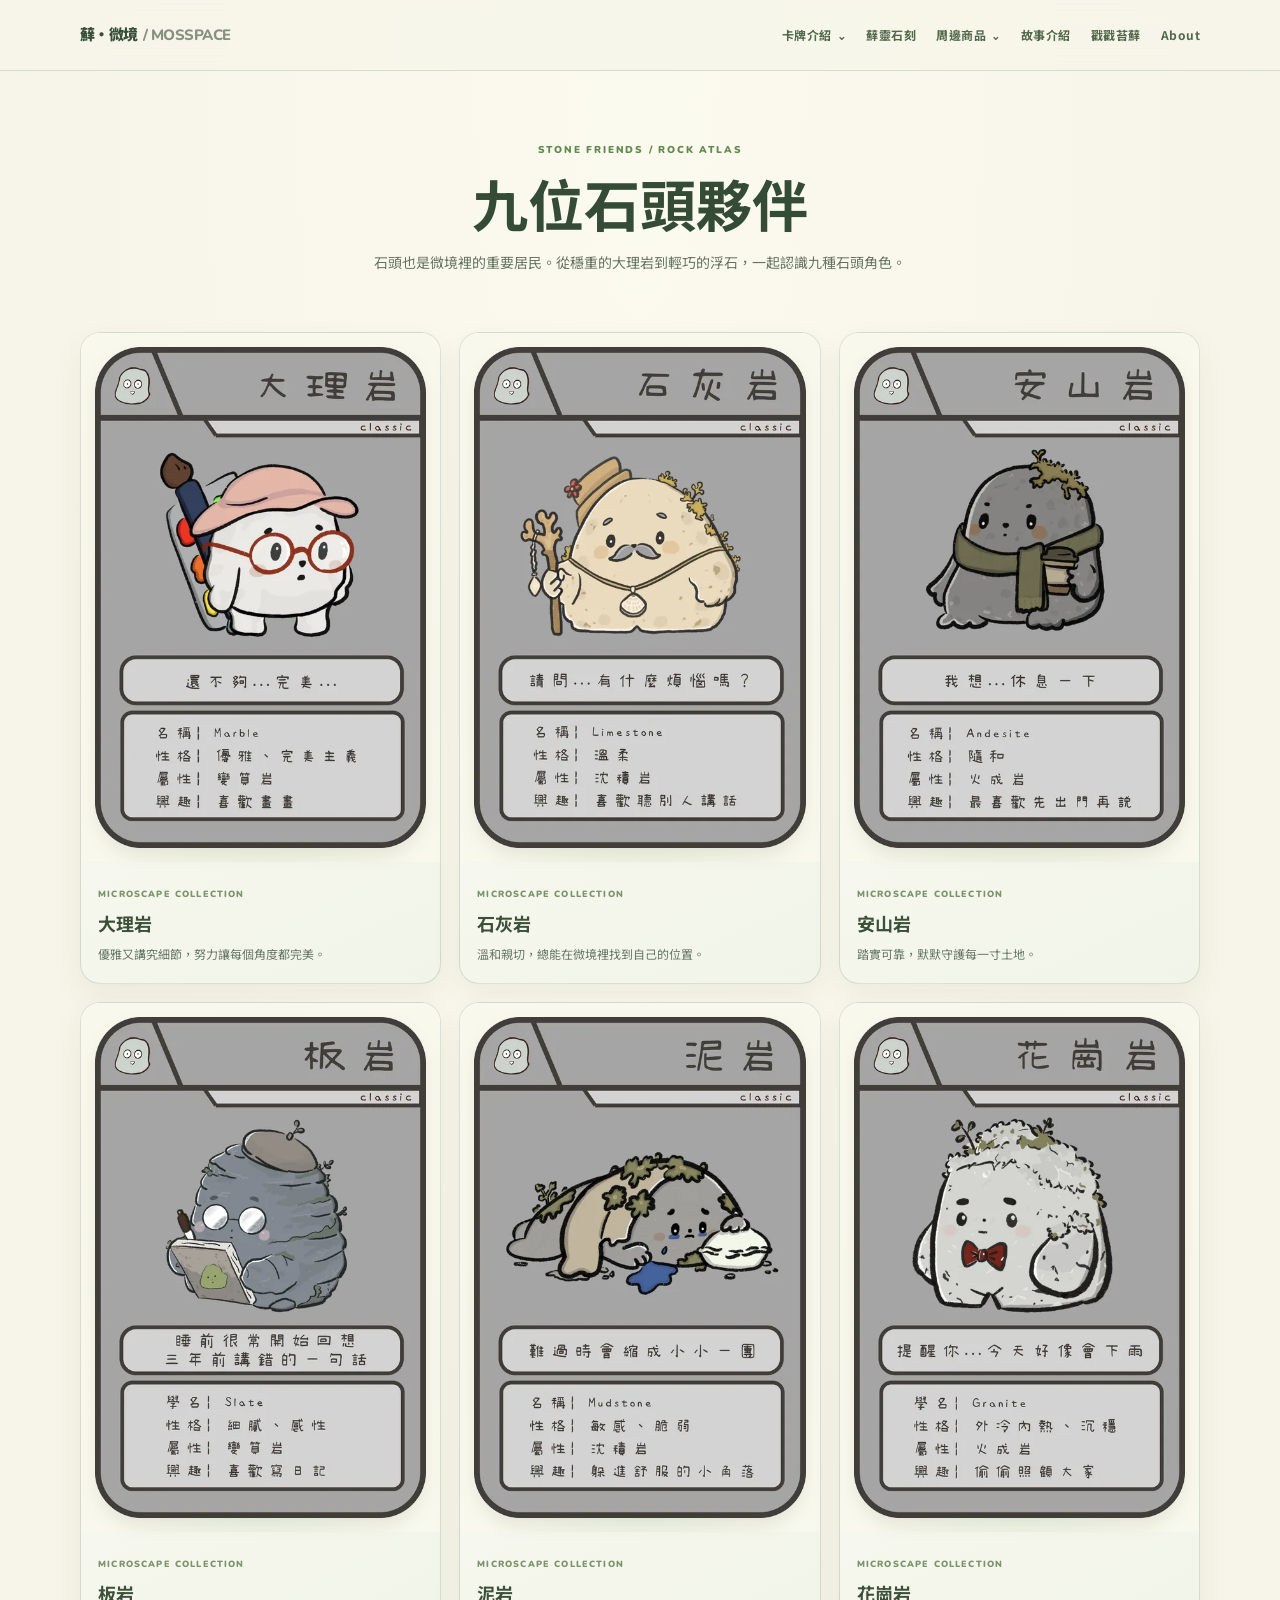
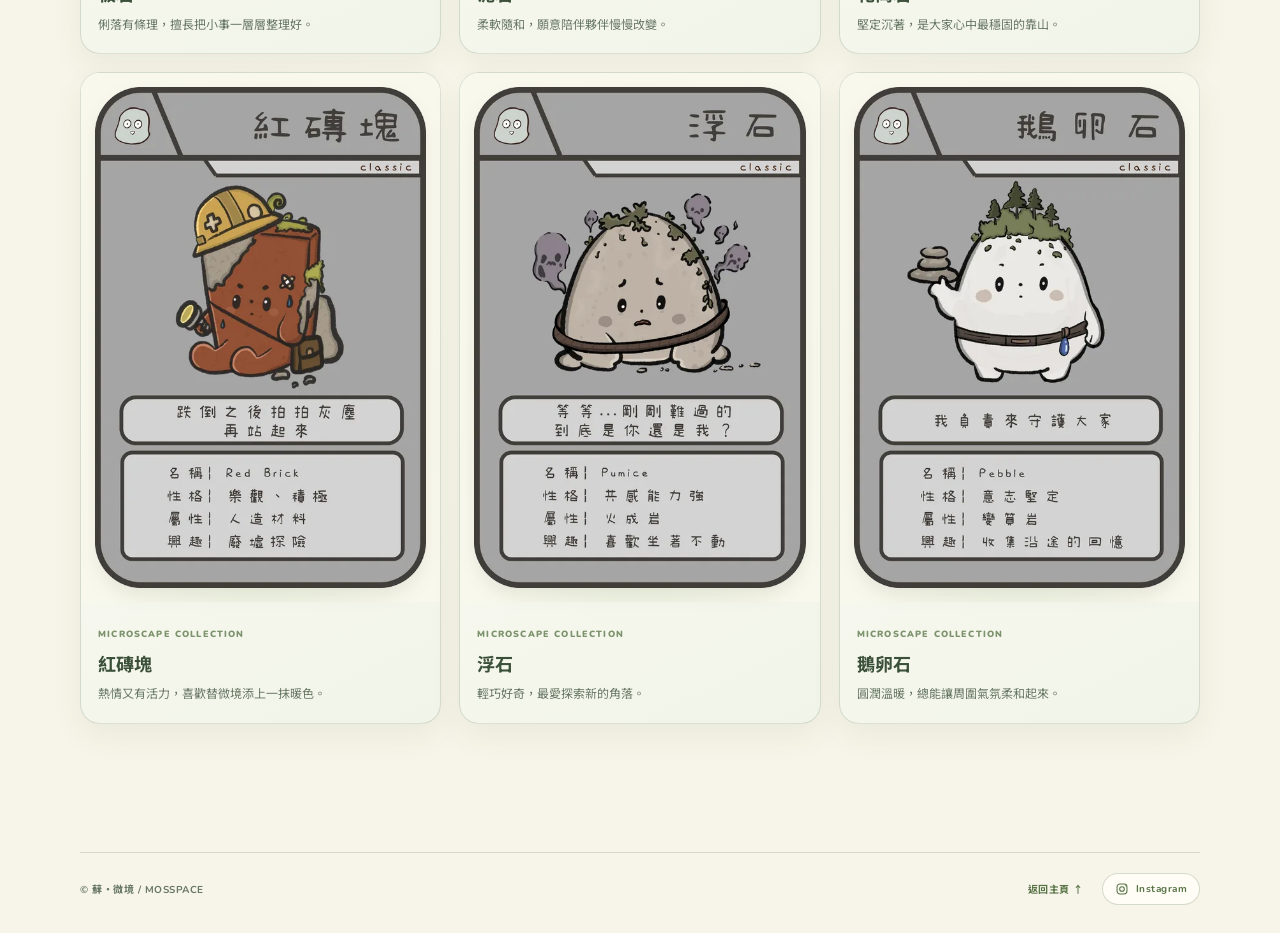
<file: stones.html>
<!doctype html><html lang="zh-Hant"><head><meta charset="utf-8"><meta name="viewport" content="width=device-width, initial-scale=1"><meta name="theme-color" content="#f7f5e9"><title>石頭角色圖鑑｜蘚・微境</title><link rel="preconnect" href="https://fonts.googleapis.com"><link rel="preconnect" href="https://fonts.gstatic.com" crossorigin><link href="https://fonts.googleapis.com/css2?family=Noto+Sans+TC:wght@400;500;600;700;800&family=Nunito:wght@500;600;700;800;900&display=swap" rel="stylesheet"><link rel="stylesheet" href="assets/css/site-nav.css"><style>
:root{--bg:#f7f5e9;--ink:#304633;--moss:#63894f;--muted:#71806d;--line:rgba(48,78,48,.16);--cream:#fffdf5}*{box-sizing:border-box}html{scroll-behavior:smooth;scroll-padding-top:80px}body{margin:0;background:radial-gradient(ellipse at 50% 0,#fbfaef,var(--bg) 65%);color:var(--ink);font-family:"Noto Sans TC",sans-serif;line-height:1.7}.site-topbar{position:sticky;top:0;z-index:20;width:100%;background:rgba(247,245,233,.9);backdrop-filter:blur(14px);border-bottom:1px solid var(--line)}.nav{min-height:70px;display:flex;align-items:center;justify-content:space-between}.brand{color:#38503a;font:900 15px/1 Nunito,"Noto Sans TC",sans-serif;white-space:nowrap}.brand span{color:#87917f;font-weight:800}.nav-links{display:flex;align-items:center;gap:20px;font:700 12px/1 "Noto Sans TC",sans-serif}.nav-links a{display:inline-flex;padding:8px 12px;margin:0 -12px;border-radius:999px;color:#52684b;transition:background .18s,color .18s}.nav-links a:hover{background:#60884f;color:#fff}.wrap{width:min(1120px,calc(100% - 48px));margin:auto}.hero{padding:72px 0 32px;text-align:center}.eyebrow{color:var(--moss);font:900 10px Nunito,sans-serif;letter-spacing:.18em}.hero h1{margin:12px 0;color:#344b36;font-size:clamp(34px,5vw,56px);line-height:1.2}.hero p{max-width:650px;margin:0 auto;color:#657461;font-size:14px;line-height:2}.collection{padding:24px 0 80px}.grid{display:grid;grid-template-columns:repeat(3,minmax(0,1fr));gap:18px}.item{overflow:hidden;border:1px solid var(--line);border-radius:20px;background:linear-gradient(155deg,#fffef9,#f1f4e8);box-shadow:0 12px 30px rgba(60,83,47,.07)}.item-art{display:grid;place-items:center;height:315px;padding:14px;background:radial-gradient(ellipse at 50% 65%,#e7efd9,#f9f8ed 72%)}.item-art img{width:100%;height:100%;object-fit:contain;filter:drop-shadow(0 8px 8px rgba(50,70,40,.08))}.item-copy{padding:15px 17px 18px}.item-copy small{color:#7d936d;font:900 9px Nunito,sans-serif;letter-spacing:.13em}.item-copy h2{margin:4px 0;color:#3b5039;font-size:18px}.item-copy p{margin:0;color:#687765;font-size:12px;line-height:1.85}.footer{display:flex;justify-content:space-between;gap:16px;padding:20px 0 28px;border-top:1px solid var(--line);color:#7f8a79;font:10px Nunito,sans-serif}.footer a{color:#587447}@media(max-width:820px){.grid{grid-template-columns:repeat(2,minmax(0,1fr))}}@media(max-width:520px){.wrap{width:calc(100% - 30px)}.nav{min-height:62px}.brand{font-size:12px}.nav-links{gap:10px;font-size:10px}.nav-links a{padding:7px 8px;margin:0 -8px}.hero{padding:50px 0 24px}.collection{padding-top:15px}.grid{grid-template-columns:1fr;gap:13px}.item-art{height:320px}.footer{flex-direction:column}}
</style><style>.item-art{height:auto!important;min-height:0!important;padding:14px}.item-art img{display:block;width:min(100%,360px);height:auto!important;max-height:none;object-fit:contain}</style></head><body>
<header class="site-topbar"><nav class="nav wrap" aria-label="主要導覽"><a class="brand" href="index.html">蘚・微境 <span>/ MOSSPACE</span></a><div class="nav-links"><details class="site-nav-dropdown"><summary>卡牌介紹</summary><div class="site-nav-dropdown-menu"><a href="mosses.html">苔蘚</a><a href="stones.html">石頭</a><a href="bottles.html">生態瓶</a></div></details><a href="card.html">蘚靈石刻</a><details class="site-nav-dropdown"><summary>周邊商品</summary><div class="site-nav-dropdown-menu"><a href="moss-quote-stickers.html">苔語錄轉印貼</a><a href="peel-apart-film.html">撕拉片</a><a href="mini-acrylic-stands.html">微型壓克力立牌</a></div></details><a href="story.html">故事介紹</a><a href="music.html">戳戳苔蘚</a><a href="about.html">About</a></div></nav></header>
<main><section class="hero"><div class="wrap"><div class="eyebrow">STONE FRIENDS / ROCK ATLAS</div><h1>九位石頭夥伴</h1><p>石頭也是微境裡的重要居民。從穩重的大理岩到輕巧的浮石，一起認識九種石頭角色。</p></div></section><section class="collection wrap"><div class="grid"><article class="item" id="大理岩"><div class="item-art"><img src="assets/card-faces/%E5%A4%A7%E7%90%86%E5%B2%A9.webp" alt="大理岩角色卡" loading="lazy"></div><div class="item-copy"><small>MICROSCAPE COLLECTION</small><h2>大理岩</h2><p>優雅又講究細節，努力讓每個角度都完美。</p></div></article>
<article class="item" id="石灰岩"><div class="item-art"><img src="assets/card-faces/%E7%9F%B3%E7%81%B0%E5%B2%A9.webp" alt="石灰岩角色卡" loading="lazy"></div><div class="item-copy"><small>MICROSCAPE COLLECTION</small><h2>石灰岩</h2><p>溫和親切，總能在微境裡找到自己的位置。</p></div></article>
<article class="item" id="安山岩"><div class="item-art"><img src="assets/card-faces/%E5%AE%89%E5%B1%B1%E5%B2%A9.webp" alt="安山岩角色卡" loading="lazy"></div><div class="item-copy"><small>MICROSCAPE COLLECTION</small><h2>安山岩</h2><p>踏實可靠，默默守護每一寸土地。</p></div></article>
<article class="item" id="板岩"><div class="item-art"><img src="assets/card-faces/%E6%9D%BF%E5%B2%A9.webp" alt="板岩角色卡" loading="lazy"></div><div class="item-copy"><small>MICROSCAPE COLLECTION</small><h2>板岩</h2><p>俐落有條理，擅長把小事一層層整理好。</p></div></article>
<article class="item" id="泥岩"><div class="item-art"><img src="assets/card-faces/%E6%B3%A5%E5%B2%A9.webp" alt="泥岩角色卡" loading="lazy"></div><div class="item-copy"><small>MICROSCAPE COLLECTION</small><h2>泥岩</h2><p>柔軟隨和，願意陪伴夥伴慢慢改變。</p></div></article>
<article class="item" id="花崗岩"><div class="item-art"><img src="assets/card-faces/%E8%8A%B1%E5%B4%97%E5%B2%A9.webp" alt="花崗岩角色卡" loading="lazy"></div><div class="item-copy"><small>MICROSCAPE COLLECTION</small><h2>花崗岩</h2><p>堅定沉著，是大家心中最穩固的靠山。</p></div></article>
<article class="item" id="紅磚塊"><div class="item-art"><img src="assets/card-faces/%E7%B4%85%E7%A3%9A%E5%A1%8A.webp" alt="紅磚塊角色卡" loading="lazy"></div><div class="item-copy"><small>MICROSCAPE COLLECTION</small><h2>紅磚塊</h2><p>熱情又有活力，喜歡替微境添上一抹暖色。</p></div></article>
<article class="item" id="浮石"><div class="item-art"><img src="assets/card-faces/%E6%B5%AE%E7%9F%B3.webp" alt="浮石角色卡" loading="lazy"></div><div class="item-copy"><small>MICROSCAPE COLLECTION</small><h2>浮石</h2><p>輕巧好奇，最愛探索新的角落。</p></div></article>
<article class="item" id="鵝卵石"><div class="item-art"><img src="assets/card-faces/%E9%B5%9D%E5%8D%B5%E7%9F%B3.webp" alt="鵝卵石角色卡" loading="lazy"></div><div class="item-copy"><small>MICROSCAPE COLLECTION</small><h2>鵝卵石</h2><p>圓潤溫暖，總能讓周圍氣氛柔和起來。</p></div></article></div></section></main>
<footer class="footer wrap site-footer"><span class="site-footer-brand">© 蘚・微境 / MOSSPACE<span id="year" hidden></span></span><div class="site-footer-actions"><a class="site-footer-home" href="index.html">返回主頁 ↑</a><a class="site-footer-social" href="https://www.instagram.com/mosspace1014?utm_source=ig_web_button_share_sheet&amp;cnvx=ZDNlZDc0MzIxNw==" target="_blank" rel="noopener noreferrer" aria-label="在 Instagram 開啟 MOSSPACE"><svg viewBox="0 0 24 24" aria-hidden="true"><rect x="3.5" y="3.5" width="17" height="17" rx="5"></rect><circle cx="12" cy="12" r="4"></circle><circle cx="17.8" cy="6.5" r=".9" fill="currentColor" stroke="none"></circle></svg><span>Instagram</span></a></div></footer></body></html>
</file>
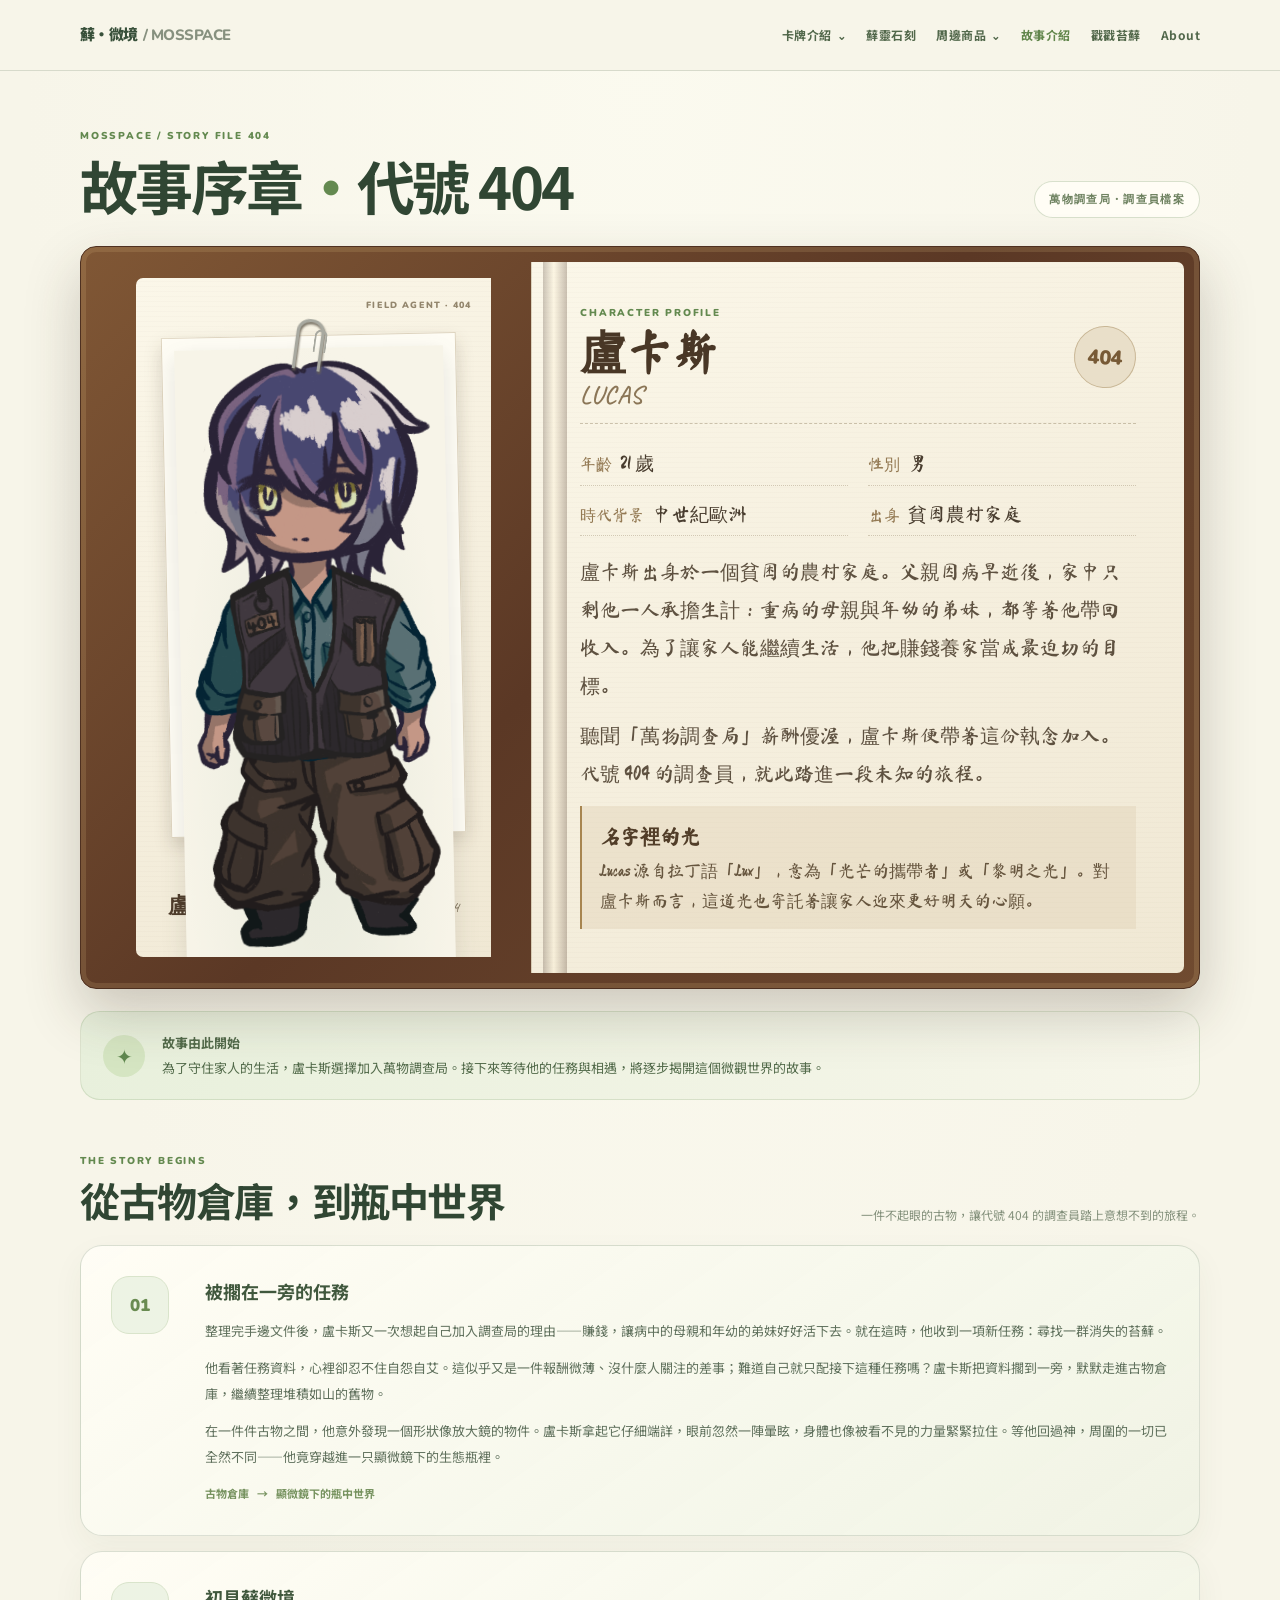
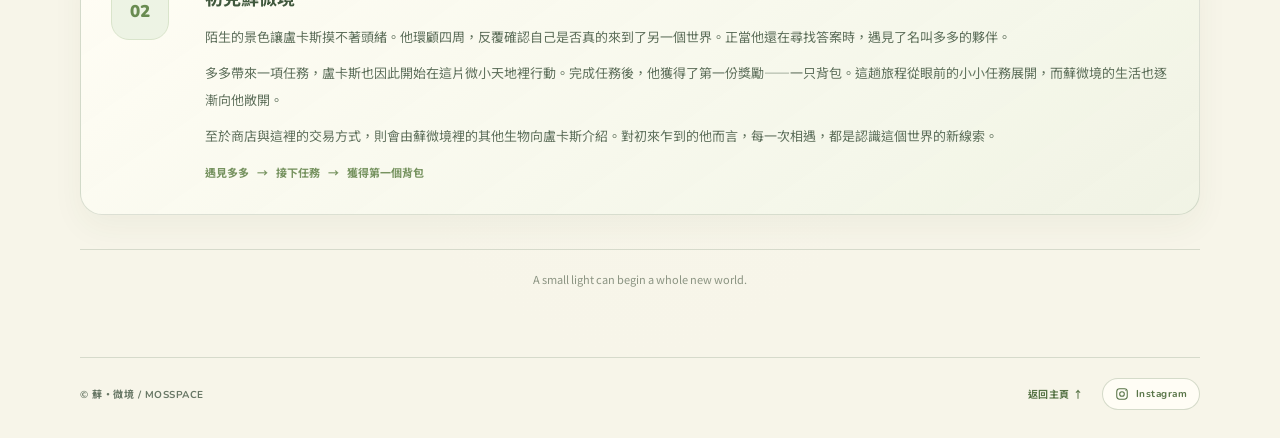
<file: story.html>
<!doctype html>
<html lang="zh-Hant">
<head>
  <meta charset="utf-8">
  <meta name="viewport" content="width=device-width, initial-scale=1">
  <meta name="theme-color" content="#f7f5e9">
  <title>故事介紹｜MOSSPACE</title>
  <link rel="preconnect" href="https://fonts.googleapis.com">
  <link rel="preconnect" href="https://fonts.gstatic.com" crossorigin>
  <link href="https://fonts.googleapis.com/css2?family=Caveat:wght@500;600;700&family=Ma+Shan+Zheng&family=Nunito:wght@400;700;800;900&family=Noto+Sans+TC:wght@400;500;600;700;900&display=swap" rel="stylesheet">
  <link rel="stylesheet" href="assets/css/site-nav.css">
  <style>
    :root{--paper:#f7f5e9;--cream:#fffdf5;--ink:#304633;--moss:#63894f;--muted:#71806d;--line:rgba(48,78,48,.16)}
    *{box-sizing:border-box}
    html{scroll-behavior:smooth}
    body{min-height:100vh;margin:0;background:radial-gradient(ellipse at 50% 0,#fbfaef,var(--paper) 68%);color:var(--ink);font-family:"Noto Sans TC",sans-serif;line-height:1.75}
    .story-topbar{position:sticky;top:0;z-index:20;border-bottom:1px solid var(--line);background:rgba(247,245,233,.92);backdrop-filter:blur(14px)}
    .story-wrap{width:min(1120px,calc(100% - 48px));margin-inline:auto}
    .story-main{padding:58px 0 20px}
    .story-kicker,.section-kicker{color:var(--moss);font:900 10px/1.5 Nunito,"Noto Sans TC",sans-serif;letter-spacing:.18em;text-transform:uppercase}
    .story-heading{display:flex;align-items:end;justify-content:space-between;gap:24px;margin-bottom:28px}
    .story-heading h1{margin:8px 0 0;font-size:clamp(32px,5vw,58px);line-height:1.14;letter-spacing:-.045em}
    .story-heading h1 span{color:var(--moss)}
    .file-stamp{flex:0 0 auto;padding:10px 14px;border:1px solid rgba(99,137,79,.25);border-radius:999px;background:#fffdf5;color:#6d815f;font:900 11px Nunito,sans-serif;letter-spacing:.12em}
    .story-grid{position:relative;display:grid;grid-template-columns:minmax(280px,.8fr) minmax(0,1.2fr);gap:0;align-items:stretch;padding:15px;border:1px solid #4e3020;border-radius:16px;background:linear-gradient(135deg,#805735,#5b3825 48%,#704b30);box-shadow:0 24px 55px rgba(55,43,29,.23),inset 0 0 0 5px rgba(224,191,133,.16)}
    .story-grid:before{position:absolute;top:15px;bottom:15px;left:calc(15px + 40%);width:24px;content:"";background:linear-gradient(90deg,rgba(59,38,26,.25),rgba(255,244,216,.34) 45%,rgba(70,44,29,.28));pointer-events:none;z-index:2}
    .portrait-panel,.narrative-panel{position:relative;min-width:0;border:0;border-radius:0;background:repeating-linear-gradient(0deg,rgba(127,103,66,.025) 0 1px,transparent 1px 5px),linear-gradient(150deg,#fbf7e9,#f0e8d4);box-shadow:none}
    .portrait-panel{display:grid;grid-template-rows:auto auto;align-self:stretch;overflow:hidden;padding:clamp(18px,3vw,32px) clamp(17px,2.8vw,30px) 18px;border-radius:7px 0 0 7px}
    .portrait-panel:before{position:absolute;top:21px;right:20px;content:"FIELD AGENT · 404";color:#93866d;font:900 9px Nunito,sans-serif;letter-spacing:.13em}
    .portrait-stage{position:relative;display:grid;place-items:center;width:min(100%,390px);height:clamp(400px,42vw,500px);margin:25px auto 0;padding:12px 12px 22px;overflow:visible;border:1px solid #ded4bf;background:#fffdf5;box-shadow:0 8px 18px rgba(71,54,36,.17);transform:rotate(-1.2deg)}
    .portrait-stage:before,.portrait-stage:after{position:absolute;z-index:2;content:"";pointer-events:none}
    .portrait-stage:before{top:-17px;left:50%;width:22px;height:48px;border:3px solid #a8a9a0;border-bottom:0;border-radius:13px 13px 0 0;transform:translateX(-50%) rotate(9deg);filter:drop-shadow(1px 2px 1px #6c6557)}
    .portrait-stage:after{top:-6px;left:calc(50% + 5px);width:9px;height:21px;border:2px solid #a8a9a0;border-bottom:0;border-radius:8px 8px 0 0;transform:rotate(9deg)}
    .portrait-stage img{display:block;width:100%;height:100%;object-fit:contain;object-position:center bottom;background:radial-gradient(ellipse at 50% 72%,#e7eadc,#f7f4e8 72%);filter:drop-shadow(0 8px 12px rgba(46,57,46,.13))}
    .portrait-caption{display:flex;align-items:center;justify-content:space-between;gap:12px;padding:16px 2px 1px;color:#796d56;font-family:"Caveat","Ma Shan Zheng",cursive;font-size:16px}
    .portrait-caption strong{color:#4e3b2a;font-size:22px}
    .narrative-panel{padding:clamp(24px,4vw,44px) clamp(24px,4vw,48px);border-left:1px solid rgba(126,101,63,.22);border-radius:0 7px 7px 0}
    .identity-row{display:flex;align-items:center;justify-content:space-between;gap:16px;padding-bottom:15px;border-bottom:1px dashed rgba(117,98,65,.35)}
    .identity-row h2{margin:4px 0 0;color:#493726;font-family:"Ma Shan Zheng","DFKai-SB","BiauKai",cursive;font-size:clamp(30px,4vw,46px);line-height:1.2}
    .identity-row h2 small{display:block;margin-top:3px;color:#8b7657;font:600 25px/1 Caveat,cursive;letter-spacing:.04em}
    .agent-code{display:grid;place-items:center;width:62px;height:62px;flex:0 0 auto;border:1px solid #c9b796;border-radius:50%;background:#e9dfc9;color:#775a36;font:900 20px Nunito,sans-serif;transform:rotate(4deg)}
    .profile-grid{display:grid;grid-template-columns:repeat(2,minmax(0,1fr));gap:3px 20px;margin:14px 0 16px}
    .profile-item{display:flex;align-items:baseline;gap:8px;min-width:0;padding:5px 0;border-bottom:1px dotted rgba(117,98,65,.29);background:transparent;font-family:"Ma Shan Zheng","DFKai-SB","BiauKai",cursive}
    .profile-item small{flex:0 0 auto;color:#947a54;font-size:16px}
    .profile-item strong{display:block;margin-top:3px;color:#493d2f;font-size:19px;font-weight:400}
    .story-copy{margin:0;color:#5e5140;font-family:"Ma Shan Zheng","DFKai-SB","BiauKai",cursive;font-size:20px;line-height:1.9}
    .name-note{position:relative;margin-top:14px;padding:12px 16px 12px 18px;border-left:2px solid #a78550;border-radius:0;background:rgba(220,206,176,.38);color:#66553e;font-family:"Ma Shan Zheng","DFKai-SB","BiauKai",cursive;font-size:17px;line-height:1.8}
    .name-note b{display:block;margin-bottom:2px;color:#513d28;font-size:20px}
    .prologue{display:grid;grid-template-columns:auto 1fr;align-items:center;gap:17px;margin-top:22px;padding:19px 22px;border:1px solid rgba(99,137,79,.18);border-radius:20px;background:linear-gradient(100deg,#e8f0dc,#f7f6ea)}
    .prologue-mark{display:grid;place-items:center;width:42px;height:42px;border-radius:50%;background:#d5e5c2;color:#60884f;font-size:20px}
    .prologue p{margin:0;color:#536b4b;font-size:13px;line-height:1.9}
    .story-arc{margin-top:54px}
    .arc-heading{display:flex;align-items:end;justify-content:space-between;gap:20px;margin-bottom:20px}
    .arc-heading h2{margin:6px 0 0;color:var(--ink);font-size:clamp(26px,4vw,40px);line-height:1.25;letter-spacing:-.035em}
    .arc-heading p{max-width:360px;margin:0;color:#83907b;font-size:12px;line-height:1.8}
    .chapter-list{display:grid;gap:15px}
    .chapter-card{display:grid;grid-template-columns:76px minmax(0,1fr);gap:18px;padding:clamp(19px,3vw,30px);border:1px solid var(--line);border-radius:22px;background:linear-gradient(145deg,rgba(255,253,245,.96),rgba(239,243,228,.9));box-shadow:0 12px 32px rgba(55,78,45,.05)}
    .chapter-number{display:grid;place-items:center;align-self:start;width:58px;height:58px;border:1px solid #d9e4cb;border-radius:18px;background:#edf3e4;color:#698b51;font:900 17px Nunito,sans-serif}
    .chapter-copy h3{margin:0 0 10px;color:#40583d;font-size:18px}
    .chapter-copy p{margin:0;color:#5f705c;font-size:13px;line-height:2.05}
    .chapter-copy p+p{margin-top:10px}
    .chapter-end{display:inline-flex;align-items:center;gap:8px;margin-top:13px;color:#779360;font-size:11px;font-weight:700}
    .story-bottom{margin-top:34px;padding-top:20px;border-top:1px solid var(--line);color:#8b9482;font-size:11px;text-align:center}
    @media(max-width:760px){.story-main{padding-top:38px}.story-heading{align-items:flex-start;flex-direction:column;gap:12px}.story-grid{grid-template-columns:1fr;padding:11px}.story-grid:before{top:calc(11px + clamp(350px,68vw,460px) + 108px);bottom:auto;left:11px;width:calc(100% - 22px);height:17px;background:linear-gradient(180deg,rgba(59,38,26,.22),rgba(255,244,216,.34) 45%,rgba(70,44,29,.2))}.portrait-panel{grid-template-rows:auto auto;padding:24px 20px 15px;border-radius:7px 7px 0 0}.portrait-stage{height:clamp(360px,68vw,460px)}.narrative-panel{padding:26px;border-top:1px solid rgba(126,101,63,.22);border-left:0;border-radius:0 0 7px 7px}}
    @media(max-width:480px){.story-wrap{width:calc(100% - 30px)}.story-main{padding-top:28px}.file-stamp{font-size:10px}.portrait-panel{padding:22px 12px 12px}.portrait-stage{height:350px}.narrative-panel{padding:20px 17px}.profile-grid{gap:3px 12px}.profile-item{gap:6px}.profile-item small{font-size:14px}.profile-item strong{font-size:17px}.story-copy{font-size:18px}.name-note{font-size:16px}.prologue{padding:15px;gap:12px}.arc-heading{align-items:flex-start;flex-direction:column;gap:8px}.chapter-card{grid-template-columns:48px minmax(0,1fr);gap:12px;padding:17px}.chapter-number{width:44px;height:44px;border-radius:14px;font-size:14px}}
  </style>
</head>
<body>
  <header class="story-topbar"><nav class="nav wrap" aria-label="主要導覽"><a class="brand" href="index.html" aria-label="蘚・微境首頁">蘚・微境 <span>/ MOSSPACE</span></a><div class="nav-links"><details class="site-nav-dropdown"><summary>卡牌介紹</summary><div class="site-nav-dropdown-menu"><a href="mosses.html">苔蘚</a><a href="stones.html">石頭</a><a href="bottles.html">生態瓶</a></div></details><a href="card.html">蘚靈石刻</a><details class="site-nav-dropdown"><summary>周邊商品</summary><div class="site-nav-dropdown-menu"><a href="moss-quote-stickers.html">苔語錄轉印貼</a><a href="peel-apart-film.html">撕拉片</a><a href="mini-acrylic-stands.html">微型壓克力立牌</a></div></details><a href="story.html" aria-current="page">故事介紹</a><a href="music.html">戳戳苔蘚</a><a href="about.html">About</a></div></nav></header>
  <main class="story-main story-wrap">
    <div class="story-heading"><div><div class="story-kicker">MOSSPACE / STORY FILE 404</div><h1>故事序章<span>・</span>代號 404</h1></div><div class="file-stamp">萬物調查局・調查員檔案</div></div>
    <section class="story-grid" aria-label="盧卡斯角色介紹">
      <figure class="portrait-panel"><div class="portrait-stage"><img src="assets/characters/lucas-404.png" alt="代號404的調查員盧卡斯，穿著萬物調查局背心" fetchpriority="high"></div><figcaption class="portrait-caption"><strong>盧卡斯・Lucas</strong><span>FIELD AGENT No. 404</span></figcaption></figure>
      <article class="narrative-panel">
        <div class="identity-row"><div><div class="section-kicker">CHARACTER PROFILE</div><h2>盧卡斯 <small>LUCAS</small></h2></div><div class="agent-code" aria-label="代號404">404</div></div>
        <div class="profile-grid" aria-label="角色基本資料"><div class="profile-item"><small>年齡</small><strong>21 歲</strong></div><div class="profile-item"><small>性別</small><strong>男</strong></div><div class="profile-item"><small>時代背景</small><strong>中世紀歐洲</strong></div><div class="profile-item"><small>出身</small><strong>貧困農村家庭</strong></div></div>
        <p class="story-copy">盧卡斯出身於一個貧困的農村家庭。父親因病早逝後，家中只剩他一人承擔生計：重病的母親與年幼的弟妹，都等著他帶回收入。為了讓家人能繼續生活，他把賺錢養家當成最迫切的目標。</p>
        <p class="story-copy" style="margin-top:12px">聽聞「萬物調查局」薪酬優渥，盧卡斯便帶著這份執念加入。代號 404 的調查員，就此踏進一段未知的旅程。</p>
        <aside class="name-note"><b>名字裡的光</b>Lucas 源自拉丁語「Lux」，意為「光芒的攜帶者」或「黎明之光」。對盧卡斯而言，這道光也寄託著讓家人迎來更好明天的心願。</aside>
      </article>
    </section>
    <div class="prologue"><span class="prologue-mark" aria-hidden="true">✦</span><p><b>故事由此開始</b><br>為了守住家人的生活，盧卡斯選擇加入萬物調查局。接下來等待他的任務與相遇，將逐步揭開這個微觀世界的故事。</p></div>
    <section class="story-arc" aria-labelledby="story-arc-title">
      <div class="arc-heading"><div><div class="story-kicker">THE STORY BEGINS</div><h2 id="story-arc-title">從古物倉庫，到瓶中世界</h2></div><p>一件不起眼的古物，讓代號 404 的調查員踏上意想不到的旅程。</p></div>
      <div class="chapter-list">
        <article class="chapter-card">
          <div class="chapter-number" aria-hidden="true">01</div>
          <div class="chapter-copy"><h3>被擱在一旁的任務</h3>
            <p>整理完手邊文件後，盧卡斯又一次想起自己加入調查局的理由——賺錢，讓病中的母親和年幼的弟妹好好活下去。就在這時，他收到一項新任務：尋找一群消失的苔蘚。</p>
            <p>他看著任務資料，心裡卻忍不住自怨自艾。這似乎又是一件報酬微薄、沒什麼人關注的差事；難道自己就只配接下這種任務嗎？盧卡斯把資料擱到一旁，默默走進古物倉庫，繼續整理堆積如山的舊物。</p>
            <p>在一件件古物之間，他意外發現一個形狀像放大鏡的物件。盧卡斯拿起它仔細端詳，眼前忽然一陣暈眩，身體也像被看不見的力量緊緊拉住。等他回過神，周圍的一切已全然不同——他竟穿越進一只顯微鏡下的生態瓶裡。</p>
            <span class="chapter-end">古物倉庫 <span aria-hidden="true">→</span> 顯微鏡下的瓶中世界</span>
          </div>
        </article>
        <article class="chapter-card">
          <div class="chapter-number" aria-hidden="true">02</div>
          <div class="chapter-copy"><h3>初見蘚微境</h3>
            <p>陌生的景色讓盧卡斯摸不著頭緒。他環顧四周，反覆確認自己是否真的來到了另一個世界。正當他還在尋找答案時，遇見了名叫多多的夥伴。</p>
            <p>多多帶來一項任務，盧卡斯也因此開始在這片微小天地裡行動。完成任務後，他獲得了第一份獎勵——一只背包。這趟旅程從眼前的小小任務展開，而蘚微境的生活也逐漸向他敞開。</p>
            <p>至於商店與這裡的交易方式，則會由蘚微境裡的其他生物向盧卡斯介紹。對初來乍到的他而言，每一次相遇，都是認識這個世界的新線索。</p>
            <span class="chapter-end">遇見多多 <span aria-hidden="true">→</span> 接下任務 <span aria-hidden="true">→</span> 獲得第一個背包</span>
          </div>
        </article>
      </div>
    </section>
    <div class="story-bottom">A small light can begin a whole new world.</div>
  </main>
  <footer class="footer wrap site-footer"><span class="site-footer-brand">© 蘚・微境 / MOSSPACE<span id="year" hidden></span></span><div class="site-footer-actions"><a class="site-footer-home" href="index.html">返回主頁 ↑</a><a class="site-footer-social" href="https://www.instagram.com/mosspace1014?utm_source=ig_web_button_share_sheet&amp;cnvx=ZDNlZDc0MzIxNw==" target="_blank" rel="noopener noreferrer" aria-label="在 Instagram 開啟 MOSSPACE"><svg viewBox="0 0 24 24" aria-hidden="true"><rect x="3" y="3" width="18" height="18" rx="5"></rect><circle cx="12" cy="12" r="4"></circle><circle cx="18" cy="6" r=".8" fill="currentColor" stroke="none"></circle></svg>Instagram</a></div></footer>
</body>
</html>
</file>
<file: assets/css/site-nav.css>
/* Shared navigation for index.html, card.html, and about.html */
.site-nav-wrap,.card-nav,.nav{width:min(1120px,calc(100% - 48px));min-height:70px;margin:0 auto;display:flex;align-items:center;justify-content:space-between;gap:18px;text-align:left}
.site-brand,.card-nav a.card-nav-brand,.brand{display:inline-flex;align-items:center;gap:5px;white-space:nowrap;color:#38503a;font:900 15px/1 Nunito,"Noto Sans TC",sans-serif;letter-spacing:-.035em;text-decoration:none}
.site-brand i,.card-nav a.card-nav-brand span,.brand span{color:#87917f;font-style:normal;font-weight:800}
.site-nav-links,.card-nav-links,.nav-links{display:flex;align-items:center;gap:20px;color:#52684b;font:700 12px/1 "Noto Sans TC",sans-serif;letter-spacing:.04em}
.site-nav-links>a,.card-nav-links>a,.nav-links>a{display:inline-flex;align-items:center;gap:6px;padding:8px 12px;margin:0 -12px;border:0;border-radius:999px;background:transparent;color:#52684b;font:inherit;text-decoration:none;transition:color .18s ease,background .18s ease}
.site-nav-links>a:hover,.card-nav-links>a:hover,.nav-links>a:hover{background:#60884f!important;color:#fff!important}.site-nav-links>a[aria-current="page"],.card-nav-links>a[aria-current="page"],.nav-links>a[aria-current="page"],.nav-links>a.active{color:#62864c}
@media(max-width:700px){.site-nav-wrap,.card-nav,.nav{width:calc(100% - 30px);min-height:62px;gap:12px}.site-brand,.card-nav a.card-nav-brand,.brand{font-size:13px}.site-nav-links,.card-nav-links,.nav-links{gap:15px;font-size:11px}.site-nav-links>a,.card-nav-links>a,.nav-links>a{padding:7px 10px;margin:0 -10px}}
@media(max-width:420px){.site-nav-wrap,.card-nav,.nav{width:calc(100% - 22px);gap:6px}.site-brand,.card-nav a.card-nav-brand,.brand{font-size:11px}.site-nav-links,.card-nav-links,.nav-links{gap:9px;font-size:10px}}
.site-nav-dropdown{position:relative;display:inline-flex;align-items:center}.site-nav-dropdown>summary{display:inline-flex;align-items:center;gap:5px;padding:8px 12px;margin:0 -12px;border:0;border-radius:999px;background:transparent;color:#52684b;font:inherit;white-space:nowrap;cursor:pointer;list-style:none;transition:color .18s ease,background .18s ease}.site-nav-dropdown>summary::-webkit-details-marker{display:none}.site-nav-dropdown>summary:after{content:"⌄";font-size:.9em;line-height:1}.site-nav-dropdown[open]>summary,.site-nav-dropdown>summary:hover,.site-nav-dropdown>summary[aria-current="page"]{background:#60884f;color:#fff}.site-nav-dropdown-menu{position:absolute;top:calc(100% + 8px);right:-12px;z-index:40;display:grid;min-width:126px;gap:3px;padding:7px;border:1px solid rgba(83,111,65,.2);border-radius:14px;background:rgba(255,253,245,.98);box-shadow:0 12px 28px rgba(44,65,38,.17)}.site-nav-dropdown-menu a{display:block;padding:9px 12px;border-radius:9px;color:#506846;font:700 12px/1.4 "Noto Sans TC",sans-serif;text-decoration:none;white-space:nowrap;transition:background .16s,color .16s}.site-nav-dropdown-menu a:hover,.site-nav-dropdown-menu a:focus-visible{background:#60884f;color:#fff}.site-nav-dropdown:focus-within>summary{outline:2px solid #9ebd7a;outline-offset:2px}
@media(max-width:700px){.site-nav-dropdown>summary{padding:7px 10px;margin:0 -10px}.site-nav-dropdown-menu{right:-8px;min-width:116px}.site-nav-dropdown-menu a{font-size:11px}}
.site-nav-dropdown .site-nav-dropdown-menu a{display:block;margin:0;padding:9px 12px;border-radius:9px;background:transparent;color:#506846;font:700 12px/1.4 "Noto Sans TC",sans-serif;text-decoration:none;white-space:nowrap}.site-nav-dropdown .site-nav-dropdown-menu a:hover,.site-nav-dropdown .site-nav-dropdown-menu a:focus-visible{background:#60884f;color:#fff}
.scratch-progress{display:grid;gap:5px;padding:9px 10px;border:1px solid rgba(99,137,79,.18);border-radius:12px;background:rgba(255,255,255,.45)}.scratch-progress-head{display:flex;justify-content:space-between;color:#52684b;font-size:10px}.scratch-progress-head b{color:#60884f;font:900 11px Nunito,sans-serif}.scratch-track{height:7px;overflow:hidden;border-radius:99px;background:#dce7d1}.scratch-track span{display:block;width:0;height:100%;border-radius:inherit;background:linear-gradient(90deg,#9ebf6d,#4e874e);transition:width .18s}.scratch-progress small{color:#83917d;font-size:9px}
.scratch-reveal{position:fixed;inset:0;z-index:60;display:grid;place-items:center;padding:20px;background:rgba(25,44,29,.36);backdrop-filter:blur(5px);opacity:0;pointer-events:none;transition:opacity .25s}.scratch-reveal.show{opacity:1;pointer-events:auto}.crack-lines{position:absolute;inset:0;width:100%;height:100%;overflow:visible}.crack-lines path{fill:none;stroke:#f8ffe6;stroke-width:5;stroke-linecap:round;stroke-linejoin:round;stroke-dasharray:1500;stroke-dashoffset:1500;filter:drop-shadow(0 0 6px rgba(181,226,122,.9))}.scratch-reveal.show .crack-lines path{animation:crackOpen .72s cubic-bezier(.2,.8,.3,1) forwards}.scratch-reveal.show .crack-lines path:nth-child(2n){animation-delay:.08s}.scratch-reveal.show .crack-lines path:nth-child(3n){animation-delay:.16s}@keyframes crackOpen{to{stroke-dashoffset:0}}
.prize-card{position:relative;z-index:1;width:min(410px,calc(100vw - 34px));padding:23px 23px 18px;border:2px solid #d4e1bd;border-radius:26px;background:linear-gradient(150deg,#fffef6,#edf4e4);box-shadow:0 26px 70px rgba(15,37,19,.34);text-align:center;opacity:0;transform:translateY(55vh) scale(.35) rotate(-10deg)}.scratch-reveal.show .prize-card{animation:prizePop .8s .32s cubic-bezier(.16,1.25,.34,1) forwards}@keyframes prizePop{to{opacity:1;transform:translateY(0) scale(1) rotate(0)}}.prize-kicker{color:#829575;font:900 9px Nunito,sans-serif;letter-spacing:.15em}.prize-tier{display:inline-block;margin:10px 0 7px;padding:5px 16px;border-radius:99px;background:#60884f;color:#fff;font:900 14px Nunito,sans-serif;letter-spacing:.08em}.prize-art{height:155px;display:grid;place-items:center;margin:0 auto 5px}.prize-art img{width:128px;height:148px;object-fit:contain;filter:drop-shadow(0 9px 12px rgba(54,77,43,.2))}.prize-coin{display:grid;place-items:center;width:118px;height:118px;border:8px double #9e863d;border-radius:50%;background:radial-gradient(circle at 35% 28%,#fff4b4,#e7c95f 58%,#b69035);color:#fff9d9;font:900 55px Nunito,sans-serif;text-shadow:0 3px 0 #a17c27,0 5px 12px #7c642c88;box-shadow:inset 0 0 0 5px #fff2bd66,0 10px 18px #87743244}.prize-card h2{margin:0;color:#344b36;font-size:25px}.prize-description{margin:6px 0 17px;color:#64745e;font-size:13px;line-height:1.8}.prize-actions{display:flex;justify-content:center;gap:9px;flex-wrap:wrap}.prize-actions a,.prize-actions button,.prize-again{padding:10px 15px;border:1px solid rgba(84,119,66,.25);border-radius:999px;background:#fffef7;color:#506c43;font:700 11px "Noto Sans TC",sans-serif;cursor:pointer;text-decoration:none}.prize-actions a{background:#60884f;border-color:#60884f;color:#fff}.prize-actions a:hover{background:#4d733e}.prize-actions button:hover,.prize-again:hover{background:#e5edd8}.prize-again{margin-top:11px;padding:6px 11px;border:0;background:transparent;color:#7c8978;font-size:10px}.scratch-reveal[aria-hidden="true"]{visibility:hidden}.scratch-reveal.show{visibility:visible}
.prize-drop{display:grid;place-items:center;width:118px;height:148px;color:#7bb5cc;font-size:100px;line-height:1;filter:drop-shadow(0 9px 12px rgba(66,125,144,.3))}
@media(prefers-reduced-motion:reduce){.scratch-reveal.show .crack-lines path,.scratch-reveal.show .prize-card{animation-duration:.01ms!important;animation-delay:0s!important}}
footer.site-footer{width:min(1120px,calc(100% - 48px));margin:48px auto 0;padding:20px 0 28px;border-top:1px solid rgba(48,78,48,.16);display:flex;align-items:center;justify-content:space-between;gap:16px;color:#7f8a79;font:700 10px Nunito,"Noto Sans TC",sans-serif;letter-spacing:.05em}footer.site-footer .site-footer-brand{color:#687765}footer.site-footer .site-footer-actions{display:flex;align-items:center;gap:18px}footer.site-footer a{color:#587447;text-decoration:none}footer.site-footer .site-footer-home:hover{color:#38502f}footer.site-footer .site-footer-social{display:inline-flex;align-items:center;gap:7px;padding:8px 12px;border:1px solid rgba(88,116,71,.25);border-radius:999px;background:#fffdf5;color:#587447;transition:background .18s,color .18s,transform .18s}footer.site-footer .site-footer-social:hover{transform:translateY(-1px);background:#60884f;color:#fff}footer.site-footer .site-footer-social svg{width:14px;height:14px;fill:none;stroke:currentColor;stroke-width:1.8}
@media(max-width:560px){footer.site-footer{width:calc(100% - 30px);margin-top:32px;align-items:flex-start;flex-direction:column}footer.site-footer .site-footer-actions{width:100%;justify-content:space-between;gap:12px}}
@media(max-width:700px){.site-nav-wrap,.card-nav,.nav{flex-wrap:wrap;padding-block:8px}.site-nav-links,.card-nav-links,.nav-links{width:100%;flex-wrap:wrap;justify-content:flex-end;row-gap:4px}}
</file>
